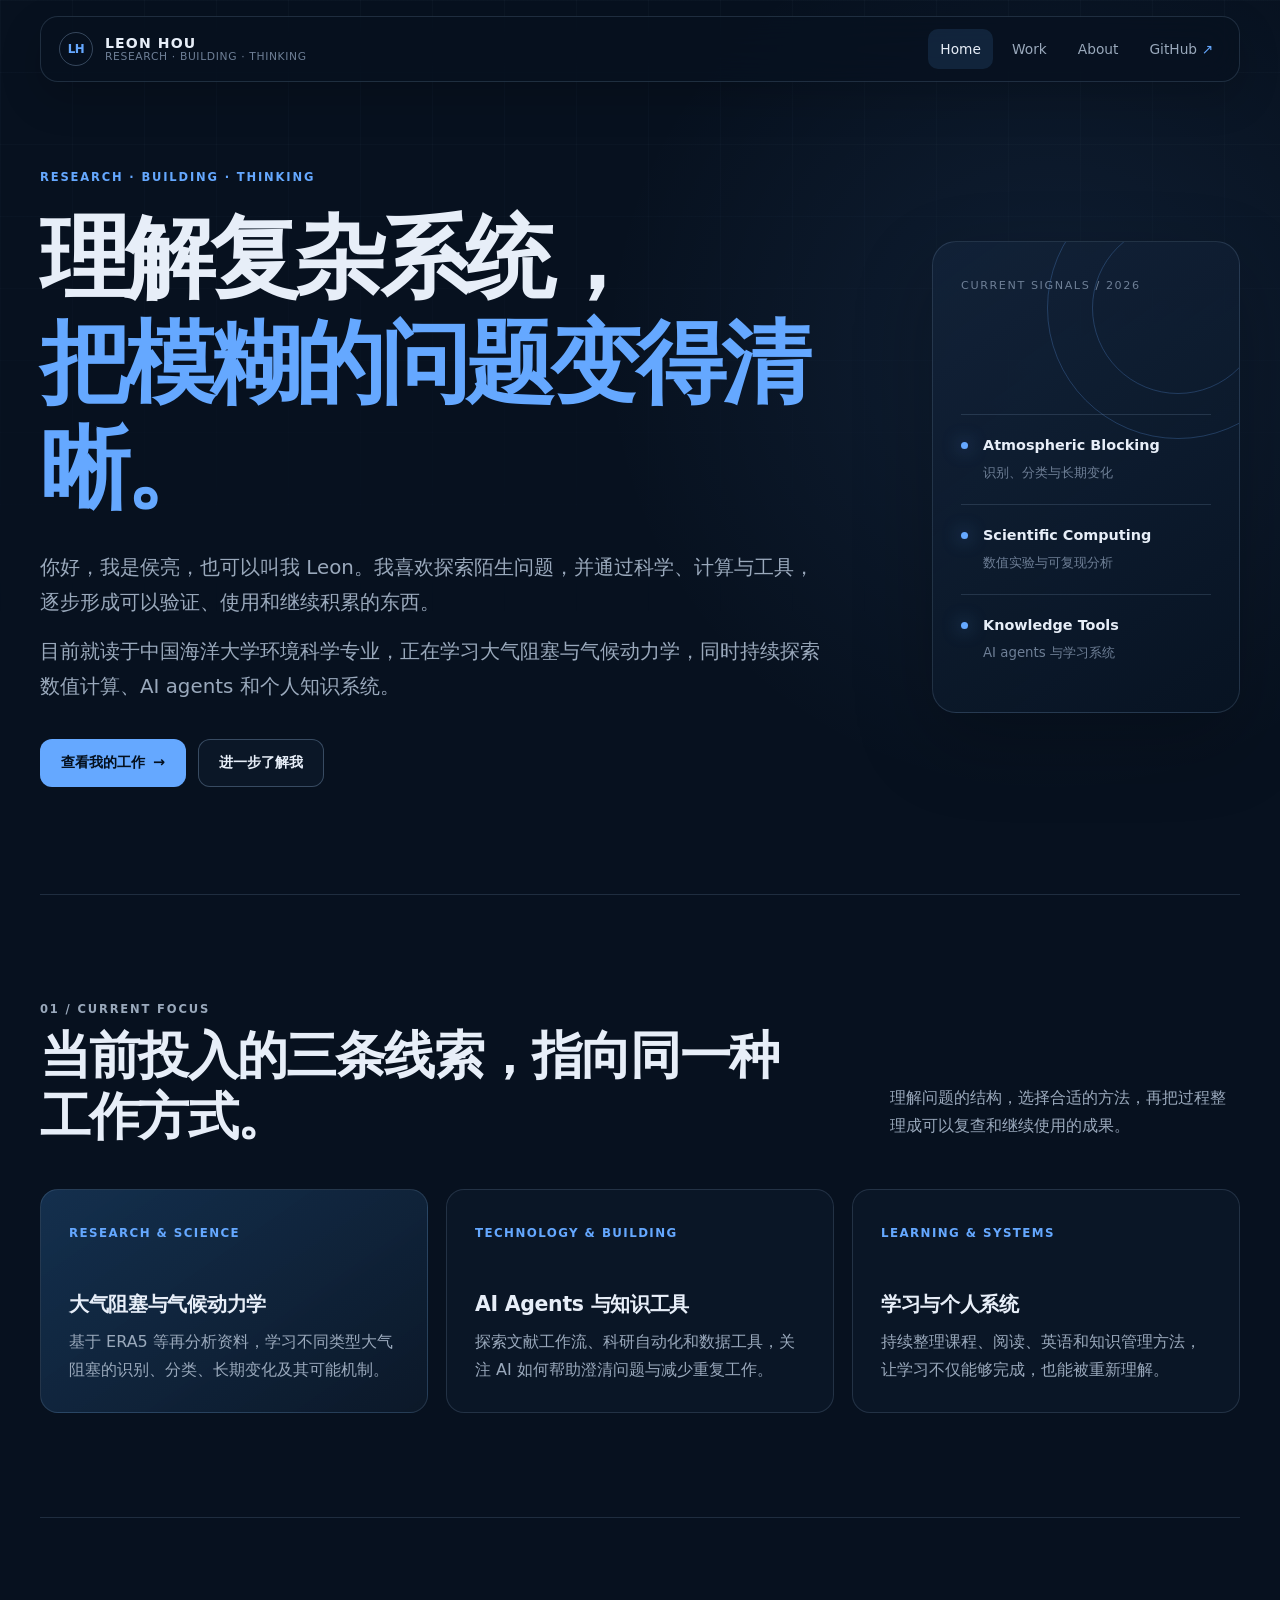
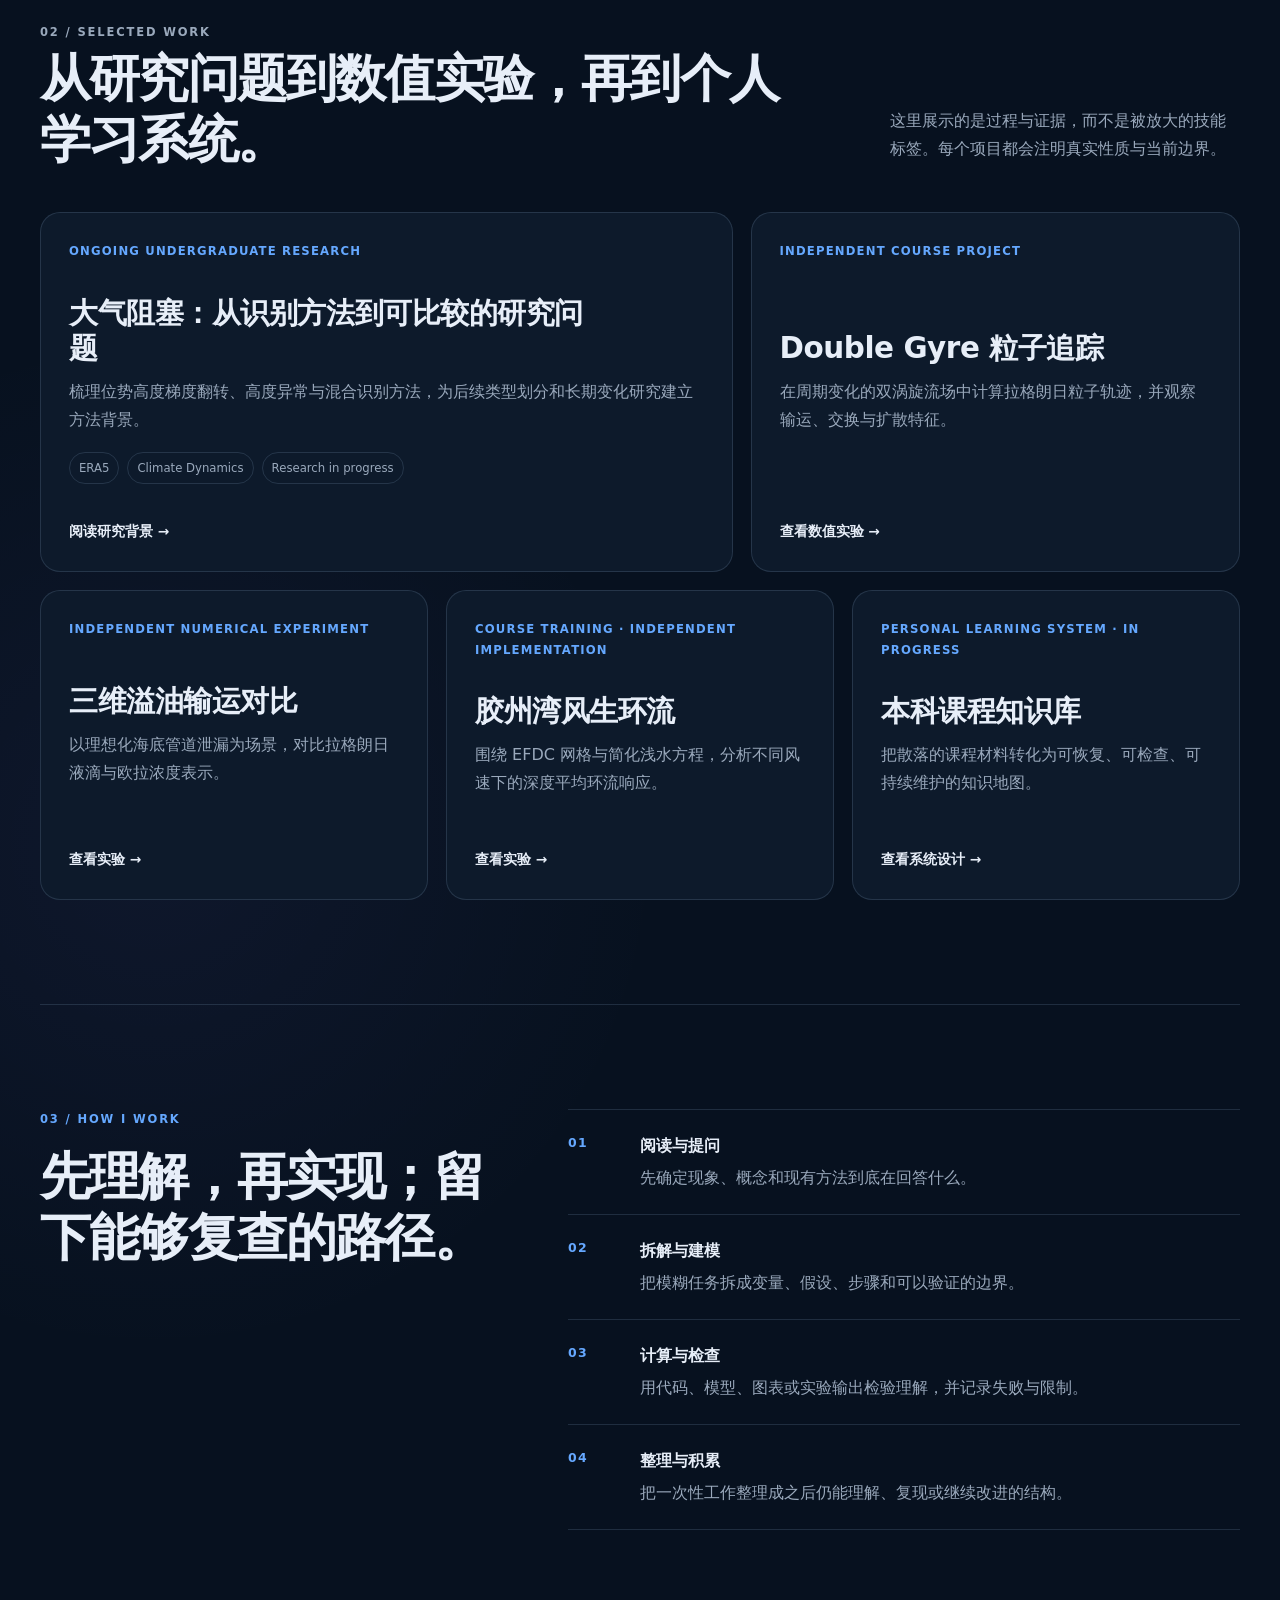
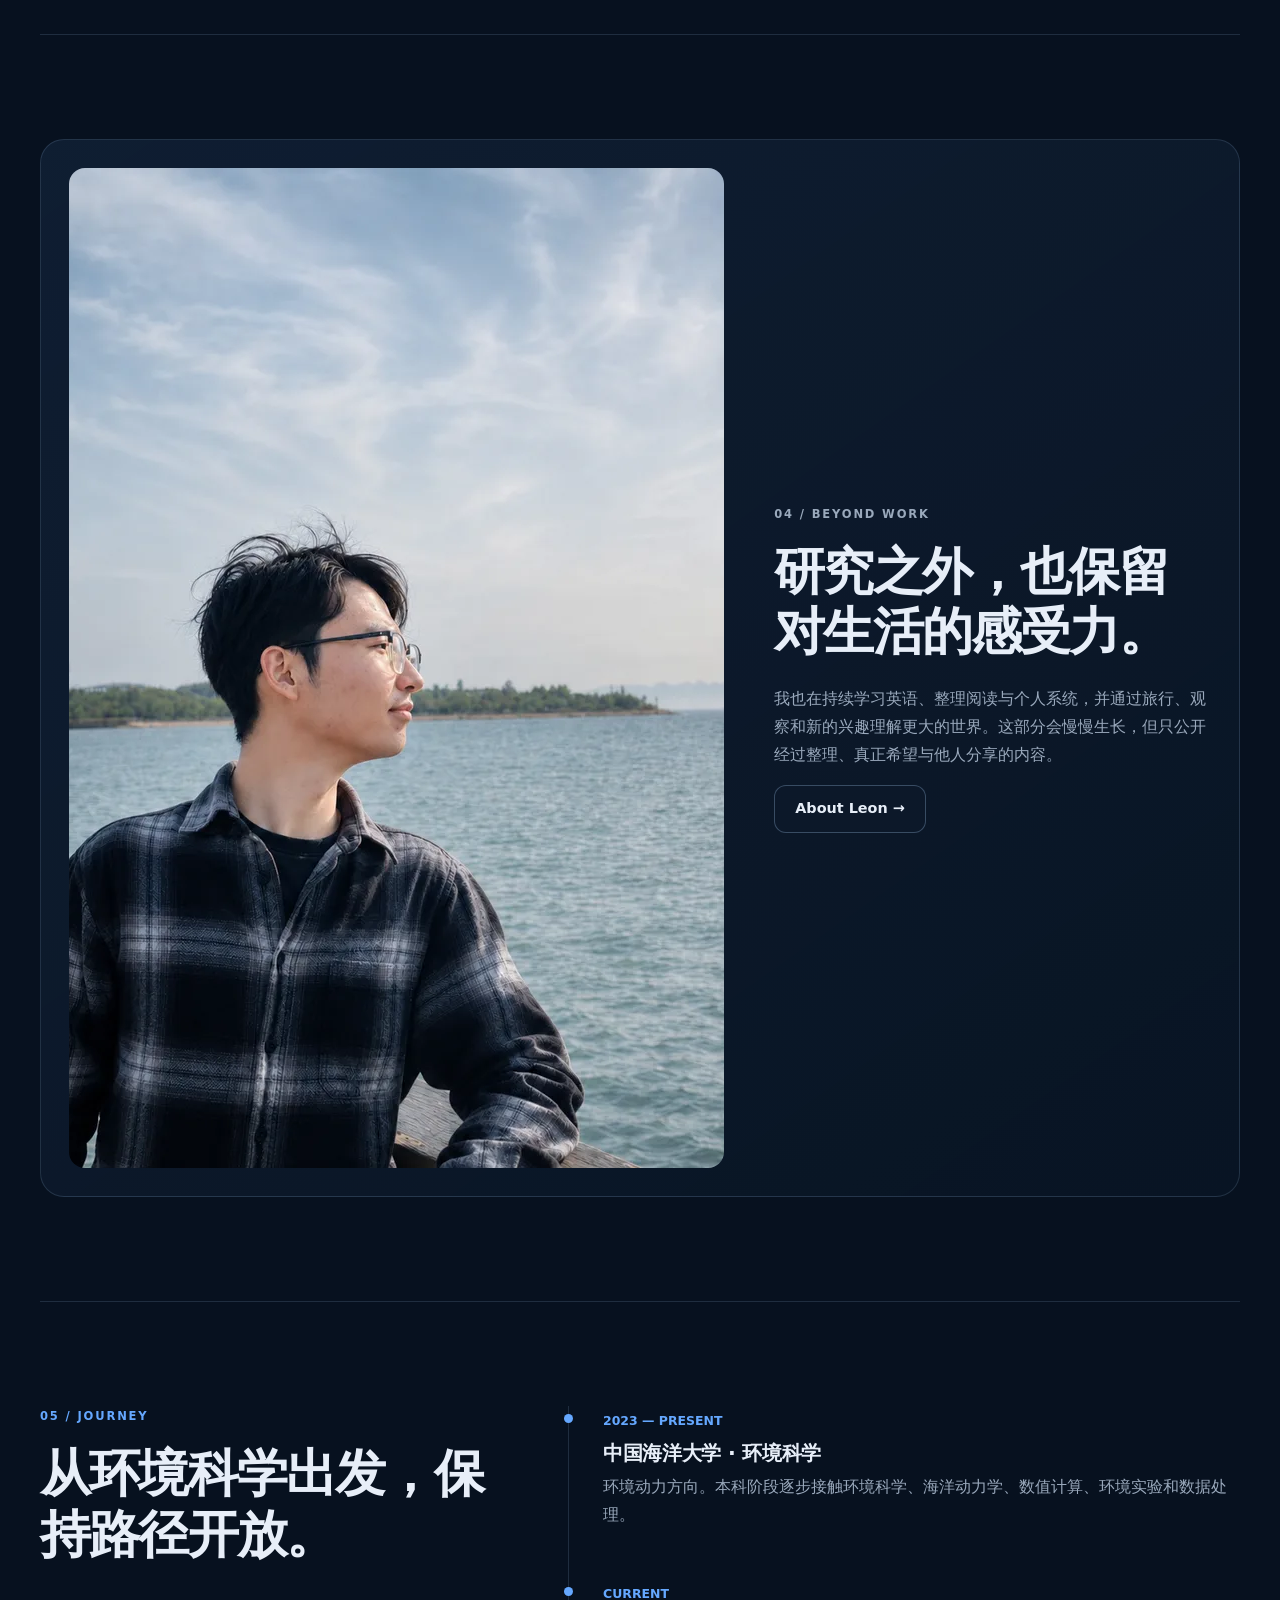
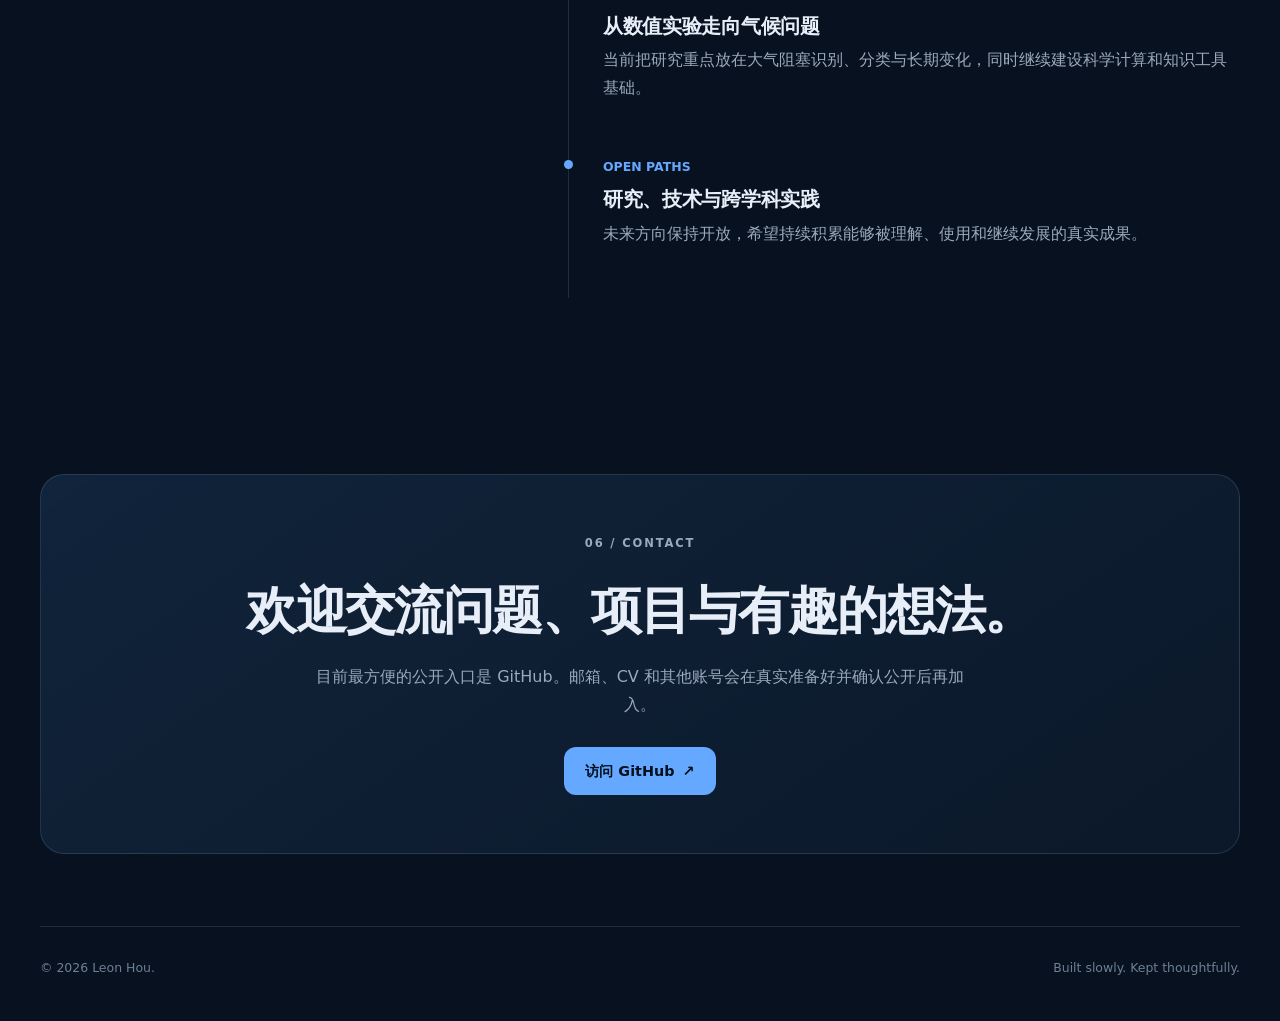
<file: index.html>
<!DOCTYPE html>
<html lang="zh-CN">
<head>
  <meta charset="UTF-8">
  <meta name="viewport" content="width=device-width, initial-scale=1.0">
  <meta name="description" content="侯亮（Leon Hou）的长期个人主页，记录气候与环境研究、数值实验、技术构建、学习系统与个人思考。">
  <meta name="theme-color" content="#07111f">
  <meta property="og:title" content="Leon Hou | 侯亮">
  <meta property="og:description" content="Research, building, learning and thinking — a long-term personal homepage.">
  <meta property="og:type" content="website">
  <meta property="og:url" content="https://leonyun107.github.io/">
  <meta property="og:image" content="https://leonyun107.github.io/assets/images/leon-waterfront.webp">
  <link rel="canonical" href="https://leonyun107.github.io/">
  <link rel="icon" href="assets/favicon.svg" type="image/svg+xml">
  <link rel="stylesheet" href="styles.css">
  <title>Leon Hou | Research, Building &amp; Thinking</title>
</head>
<body>
  <a class="skip-link" href="#main-content">跳到主要内容</a>
  <header class="site-header">
    <a class="brand" href="index.html" aria-label="Leon Hou 首页">
      <span class="brand-mark" aria-hidden="true">LH</span>
      <span class="brand-copy"><strong>LEON HOU</strong><small>RESEARCH · BUILDING · THINKING</small></span>
    </a>
    <button class="menu-button" type="button" aria-expanded="false" aria-controls="main-nav">菜单</button>
    <nav id="main-nav" class="site-nav" aria-label="主导航">
      <a href="index.html" aria-current="page">Home</a>
      <a href="projects/index.html">Work</a>
      <a href="about.html">About</a>
      <a class="nav-external" href="https://github.com/LEoNYun107" target="_blank" rel="noopener noreferrer">GitHub</a>
    </nav>
  </header>

  <main id="main-content">
    <section class="hero section-shell">
      <div>
        <p class="eyebrow">RESEARCH · BUILDING · THINKING</p>
        <h1>理解复杂系统，<br><span>把模糊的问题变得清晰。</span></h1>
        <p class="lead">你好，我是侯亮，也可以叫我 Leon。我喜欢探索陌生问题，并通过科学、计算与工具，逐步形成可以验证、使用和继续积累的东西。</p>
        <p class="lead">目前就读于中国海洋大学环境科学专业，正在学习大气阻塞与气候动力学，同时持续探索数值计算、AI agents 和个人知识系统。</p>
        <div class="hero-actions">
          <a class="button button-primary" href="projects/index.html">查看我的工作 <span aria-hidden="true">→</span></a>
          <a class="button button-secondary" href="about.html">进一步了解我</a>
        </div>
      </div>
      <aside class="observatory-panel" aria-label="当前关注方向">
        <span class="panel-label">CURRENT SIGNALS / 2026</span>
        <div class="signal-list">
          <div class="signal"><span class="signal-dot" aria-hidden="true"></span><div><strong>Atmospheric Blocking</strong><small>识别、分类与长期变化</small></div></div>
          <div class="signal"><span class="signal-dot" aria-hidden="true"></span><div><strong>Scientific Computing</strong><small>数值实验与可复现分析</small></div></div>
          <div class="signal"><span class="signal-dot" aria-hidden="true"></span><div><strong>Knowledge Tools</strong><small>AI agents 与学习系统</small></div></div>
        </div>
      </aside>
    </section>

    <section id="focus" class="section-shell section-rule">
      <div class="section-heading">
        <div><p class="section-label">01 / CURRENT FOCUS</p><h2>当前投入的三条线索，指向同一种工作方式。</h2></div>
        <p>理解问题的结构，选择合适的方法，再把过程整理成可以复查和继续使用的成果。</p>
      </div>
      <div class="focus-grid">
        <article class="focus-card"><span>RESEARCH &amp; SCIENCE</span><h3>大气阻塞与气候动力学</h3><p>基于 ERA5 等再分析资料，学习不同类型大气阻塞的识别、分类、长期变化及其可能机制。</p></article>
        <article class="focus-card"><span>TECHNOLOGY &amp; BUILDING</span><h3>AI Agents 与知识工具</h3><p>探索文献工作流、科研自动化和数据工具，关注 AI 如何帮助澄清问题与减少重复工作。</p></article>
        <article class="focus-card"><span>LEARNING &amp; SYSTEMS</span><h3>学习与个人系统</h3><p>持续整理课程、阅读、英语和知识管理方法，让学习不仅能够完成，也能被重新理解。</p></article>
      </div>
    </section>

    <section id="work" class="section-shell section-rule">
      <div class="section-heading">
        <div><p class="section-label">02 / SELECTED WORK</p><h2>从研究问题到数值实验，再到个人学习系统。</h2></div>
        <p>这里展示的是过程与证据，而不是被放大的技能标签。每个项目都会注明真实性质与当前边界。</p>
      </div>
      <div class="work-grid">
        <a class="work-card work-card-large" href="projects/atmospheric-blocking.html">
          <span class="work-meta">Ongoing Undergraduate Research</span>
          <div><h3>大气阻塞：从识别方法到可比较的研究问题</h3><p>梳理位势高度梯度翻转、高度异常与混合识别方法，为后续类型划分和长期变化研究建立方法背景。</p><ul class="tag-list"><li>ERA5</li><li>Climate Dynamics</li><li>Research in progress</li></ul></div>
          <span class="work-link">阅读研究背景 →</span>
        </a>
        <a class="work-card work-card-medium" href="projects/double-gyre.html">
          <span class="work-meta">Independent Course Project</span>
          <div><h3>Double Gyre 粒子追踪</h3><p>在周期变化的双涡旋流场中计算拉格朗日粒子轨迹，并观察输运、交换与扩散特征。</p></div>
          <span class="work-link">查看数值实验 →</span>
        </a>
        <a class="work-card work-card-third" href="projects/oil-transport.html">
          <span class="work-meta">Independent Numerical Experiment</span>
          <div><h3>三维溢油输运对比</h3><p>以理想化海底管道泄漏为场景，对比拉格朗日液滴与欧拉浓度表示。</p></div>
          <span class="work-link">查看实验 →</span>
        </a>
        <a class="work-card work-card-third" href="projects/jiaozhou-bay-circulation.html">
          <span class="work-meta">Course Training · Independent Implementation</span>
          <div><h3>胶州湾风生环流</h3><p>围绕 EFDC 网格与简化浅水方程，分析不同风速下的深度平均环流响应。</p></div>
          <span class="work-link">查看实验 →</span>
        </a>
        <a class="work-card work-card-third" href="projects/course-knowledge-base.html">
          <span class="work-meta">Personal Learning System · In Progress</span>
          <div><h3>本科课程知识库</h3><p>把散落的课程材料转化为可恢复、可检查、可持续维护的知识地图。</p></div>
          <span class="work-link">查看系统设计 →</span>
        </a>
      </div>
    </section>

    <section class="section-shell section-rule two-column">
      <div><p class="section-label">03 / HOW I WORK</p><h2>先理解，再实现；留下能够复查的路径。</h2></div>
      <ol class="process-list">
        <li><div><strong>阅读与提问</strong><p>先确定现象、概念和现有方法到底在回答什么。</p></div></li>
        <li><div><strong>拆解与建模</strong><p>把模糊任务拆成变量、假设、步骤和可以验证的边界。</p></div></li>
        <li><div><strong>计算与检查</strong><p>用代码、模型、图表或实验输出检验理解，并记录失败与限制。</p></div></li>
        <li><div><strong>整理与积累</strong><p>把一次性工作整理成之后仍能理解、复现或继续改进的结构。</p></div></li>
      </ol>
    </section>

    <section class="section-shell section-rule">
      <div class="life-panel">
        <img src="assets/images/leon-waterfront.webp" width="1000" height="1000" loading="lazy" alt="Leon 在湖边步道眺望水面">
        <div><p class="section-label">04 / BEYOND WORK</p><h2>研究之外，也保留对生活的感受力。</h2><p>我也在持续学习英语、整理阅读与个人系统，并通过旅行、观察和新的兴趣理解更大的世界。这部分会慢慢生长，但只公开经过整理、真正希望与他人分享的内容。</p><a class="button button-secondary" href="about.html">About Leon →</a></div>
      </div>
    </section>

    <section class="section-shell section-rule two-column">
      <div><p class="section-label">05 / JOURNEY</p><h2>从环境科学出发，保持路径开放。</h2></div>
      <div class="journey-line">
        <article class="journey-item"><time>2023 — PRESENT</time><h3>中国海洋大学 · 环境科学</h3><p>环境动力方向。本科阶段逐步接触环境科学、海洋动力学、数值计算、环境实验和数据处理。</p></article>
        <article class="journey-item"><time>CURRENT</time><h3>从数值实验走向气候问题</h3><p>当前把研究重点放在大气阻塞识别、分类与长期变化，同时继续建设科学计算和知识工具基础。</p></article>
        <article class="journey-item"><time>OPEN PATHS</time><h3>研究、技术与跨学科实践</h3><p>未来方向保持开放，希望持续积累能够被理解、使用和继续发展的真实成果。</p></article>
      </div>
    </section>

    <section id="contact" class="section-shell section-compact">
      <div class="contact-panel"><p class="section-label">06 / CONTACT</p><h2>欢迎交流问题、项目与有趣的想法。</h2><p>目前最方便的公开入口是 GitHub。邮箱、CV 和其他账号会在真实准备好并确认公开后再加入。</p><a class="button button-primary" href="https://github.com/LEoNYun107" target="_blank" rel="noopener noreferrer">访问 GitHub <span aria-hidden="true">↗</span></a></div>
    </section>
  </main>

  <footer class="site-footer"><p>© <span id="year"></span> Leon Hou.</p><p>Built slowly. Kept thoughtfully.</p></footer>
  <script src="script.js"></script>
</body>
</html>
</file>
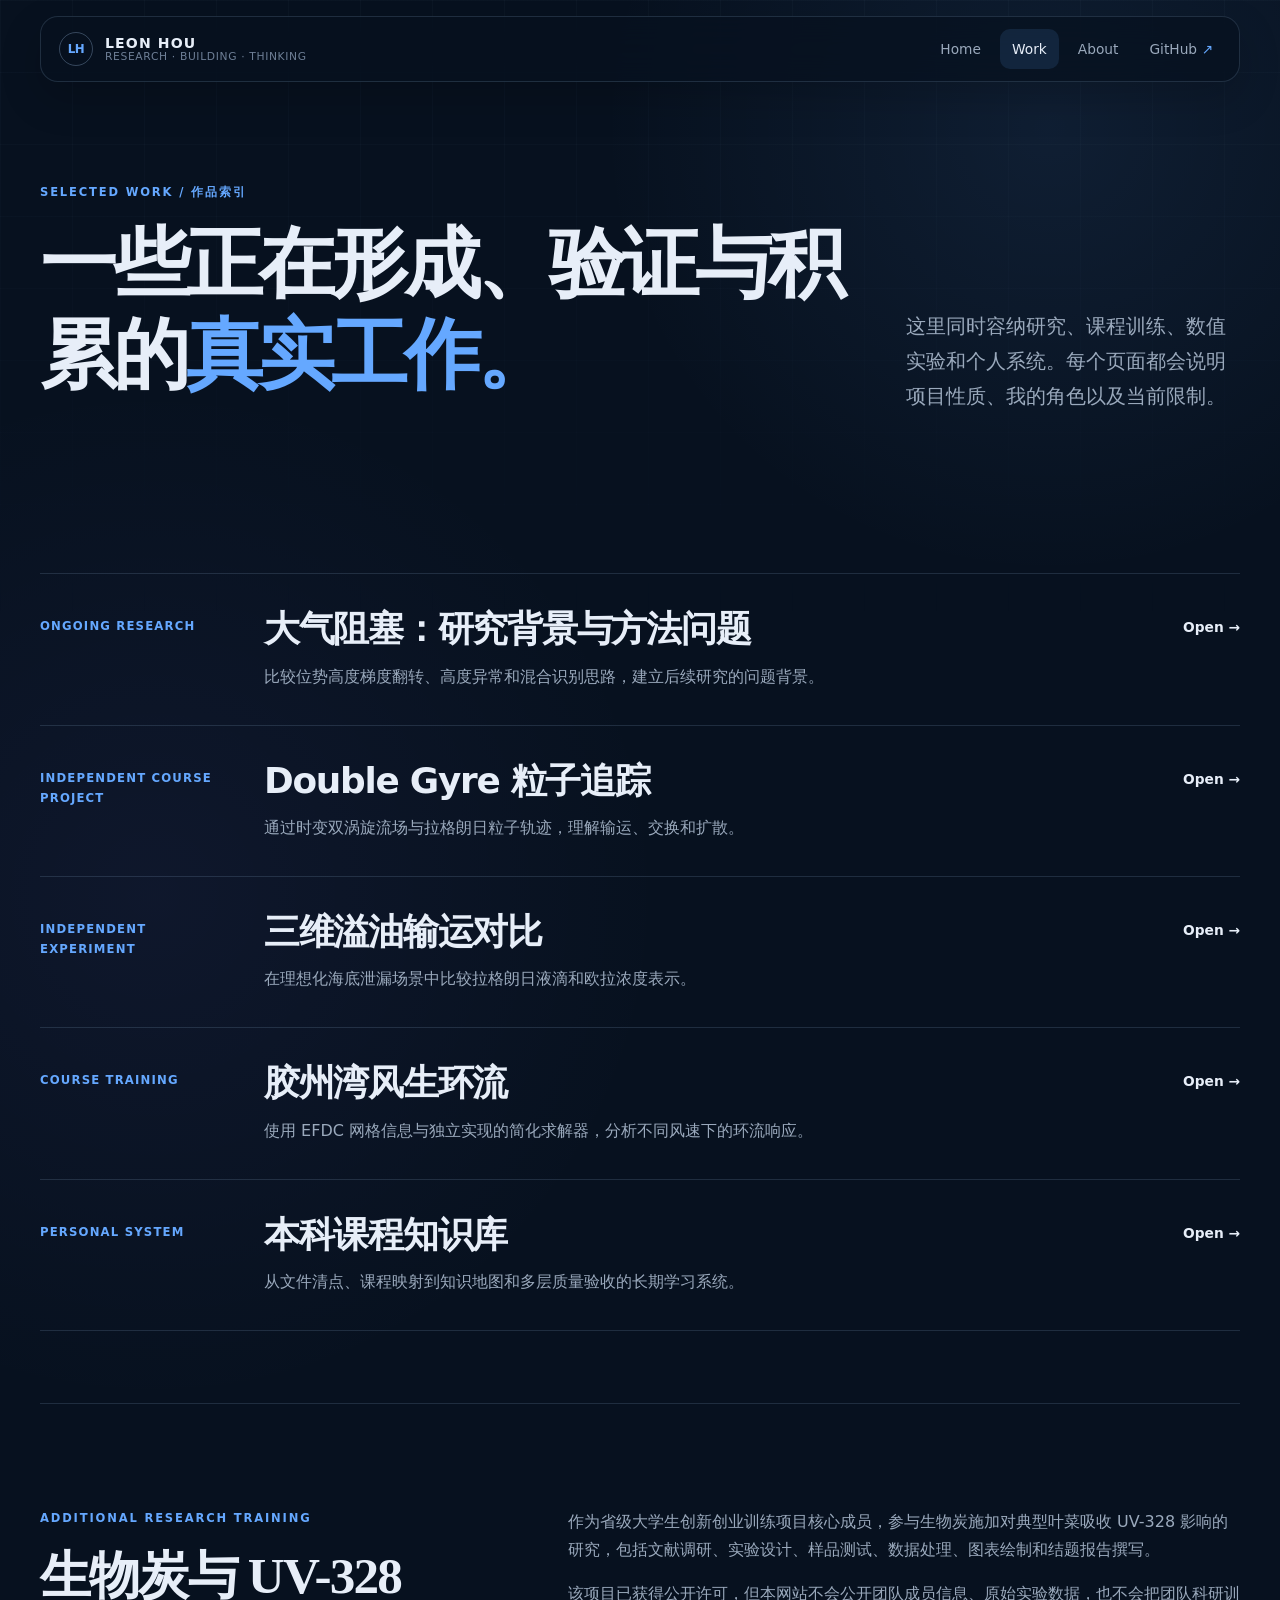
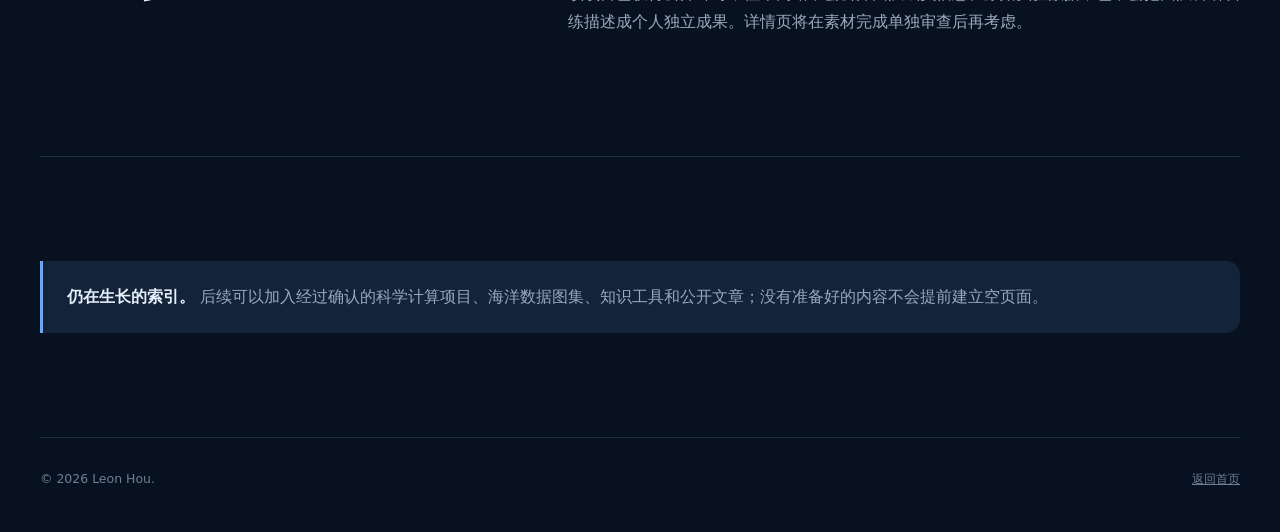
<file: projects/index.html>
<!DOCTYPE html>
<html lang="zh-CN">
<head>
  <meta charset="UTF-8"><meta name="viewport" content="width=device-width, initial-scale=1.0">
  <meta name="description" content="Leon Hou 的研究、数值实验与个人系统项目索引。">
  <meta name="theme-color" content="#07111f"><link rel="canonical" href="https://leonyun107.github.io/projects/">
  <link rel="icon" href="../assets/favicon.svg" type="image/svg+xml"><link rel="stylesheet" href="../styles.css"><title>Selected Work | Leon Hou</title>
</head>
<body>
  <a class="skip-link" href="#main-content">跳到主要内容</a>
  <header class="site-header"><a class="brand" href="../index.html" aria-label="Leon Hou 首页"><span class="brand-mark" aria-hidden="true">LH</span><span class="brand-copy"><strong>LEON HOU</strong><small>RESEARCH · BUILDING · THINKING</small></span></a><button class="menu-button" type="button" aria-expanded="false" aria-controls="main-nav">菜单</button><nav id="main-nav" class="site-nav" aria-label="主导航"><a href="../index.html">Home</a><a href="index.html" aria-current="page">Work</a><a href="../about.html">About</a><a class="nav-external" href="https://github.com/LEoNYun107" target="_blank" rel="noopener noreferrer">GitHub</a></nav></header>
  <main id="main-content">
    <section class="section-shell page-hero projects-intro"><div><p class="eyebrow">SELECTED WORK / 作品索引</p><h1>一些正在形成、验证与积累的<span>真实工作。</span></h1></div><p class="lead">这里同时容纳研究、课程训练、数值实验和个人系统。每个页面都会说明项目性质、我的角色以及当前限制。</p></section>
    <section class="section-shell section-compact">
      <div class="project-index-list">
        <a class="project-index-item" href="atmospheric-blocking.html"><span class="work-meta">Ongoing Research</span><div><h2>大气阻塞：研究背景与方法问题</h2><p>比较位势高度梯度翻转、高度异常和混合识别思路，建立后续研究的问题背景。</p></div><span class="work-link">Open →</span></a>
        <a class="project-index-item" href="double-gyre.html"><span class="work-meta">Independent Course Project</span><div><h2>Double Gyre 粒子追踪</h2><p>通过时变双涡旋流场与拉格朗日粒子轨迹，理解输运、交换和扩散。</p></div><span class="work-link">Open →</span></a>
        <a class="project-index-item" href="oil-transport.html"><span class="work-meta">Independent Experiment</span><div><h2>三维溢油输运对比</h2><p>在理想化海底泄漏场景中比较拉格朗日液滴和欧拉浓度表示。</p></div><span class="work-link">Open →</span></a>
        <a class="project-index-item" href="jiaozhou-bay-circulation.html"><span class="work-meta">Course Training</span><div><h2>胶州湾风生环流</h2><p>使用 EFDC 网格信息与独立实现的简化求解器，分析不同风速下的环流响应。</p></div><span class="work-link">Open →</span></a>
        <a class="project-index-item" href="course-knowledge-base.html"><span class="work-meta">Personal System</span><div><h2>本科课程知识库</h2><p>从文件清点、课程映射到知识地图和多层质量验收的长期学习系统。</p></div><span class="work-link">Open →</span></a>
      </div>
    </section>
    <section class="section-shell section-rule two-column"><div><p class="section-label">ADDITIONAL RESEARCH TRAINING</p><h2>生物炭与 UV-328</h2></div><div class="reading"><p>作为省级大学生创新创业训练项目核心成员，参与生物炭施加对典型叶菜吸收 UV-328 影响的研究，包括文献调研、实验设计、样品测试、数据处理、图表绘制和结题报告撰写。</p><p>该项目已获得公开许可，但本网站不会公开团队成员信息、原始实验数据，也不会把团队科研训练描述成个人独立成果。详情页将在素材完成单独审查后再考虑。</p></div></section>
    <section class="section-shell section-rule"><div class="status-note"><strong>仍在生长的索引。</strong> 后续可以加入经过确认的科学计算项目、海洋数据图集、知识工具和公开文章；没有准备好的内容不会提前建立空页面。</div></section>
  </main>
  <footer class="site-footer"><p>© <span id="year"></span> Leon Hou.</p><p><a href="../index.html">返回首页</a></p></footer><script src="../script.js"></script>
</body>
</html>
</file>
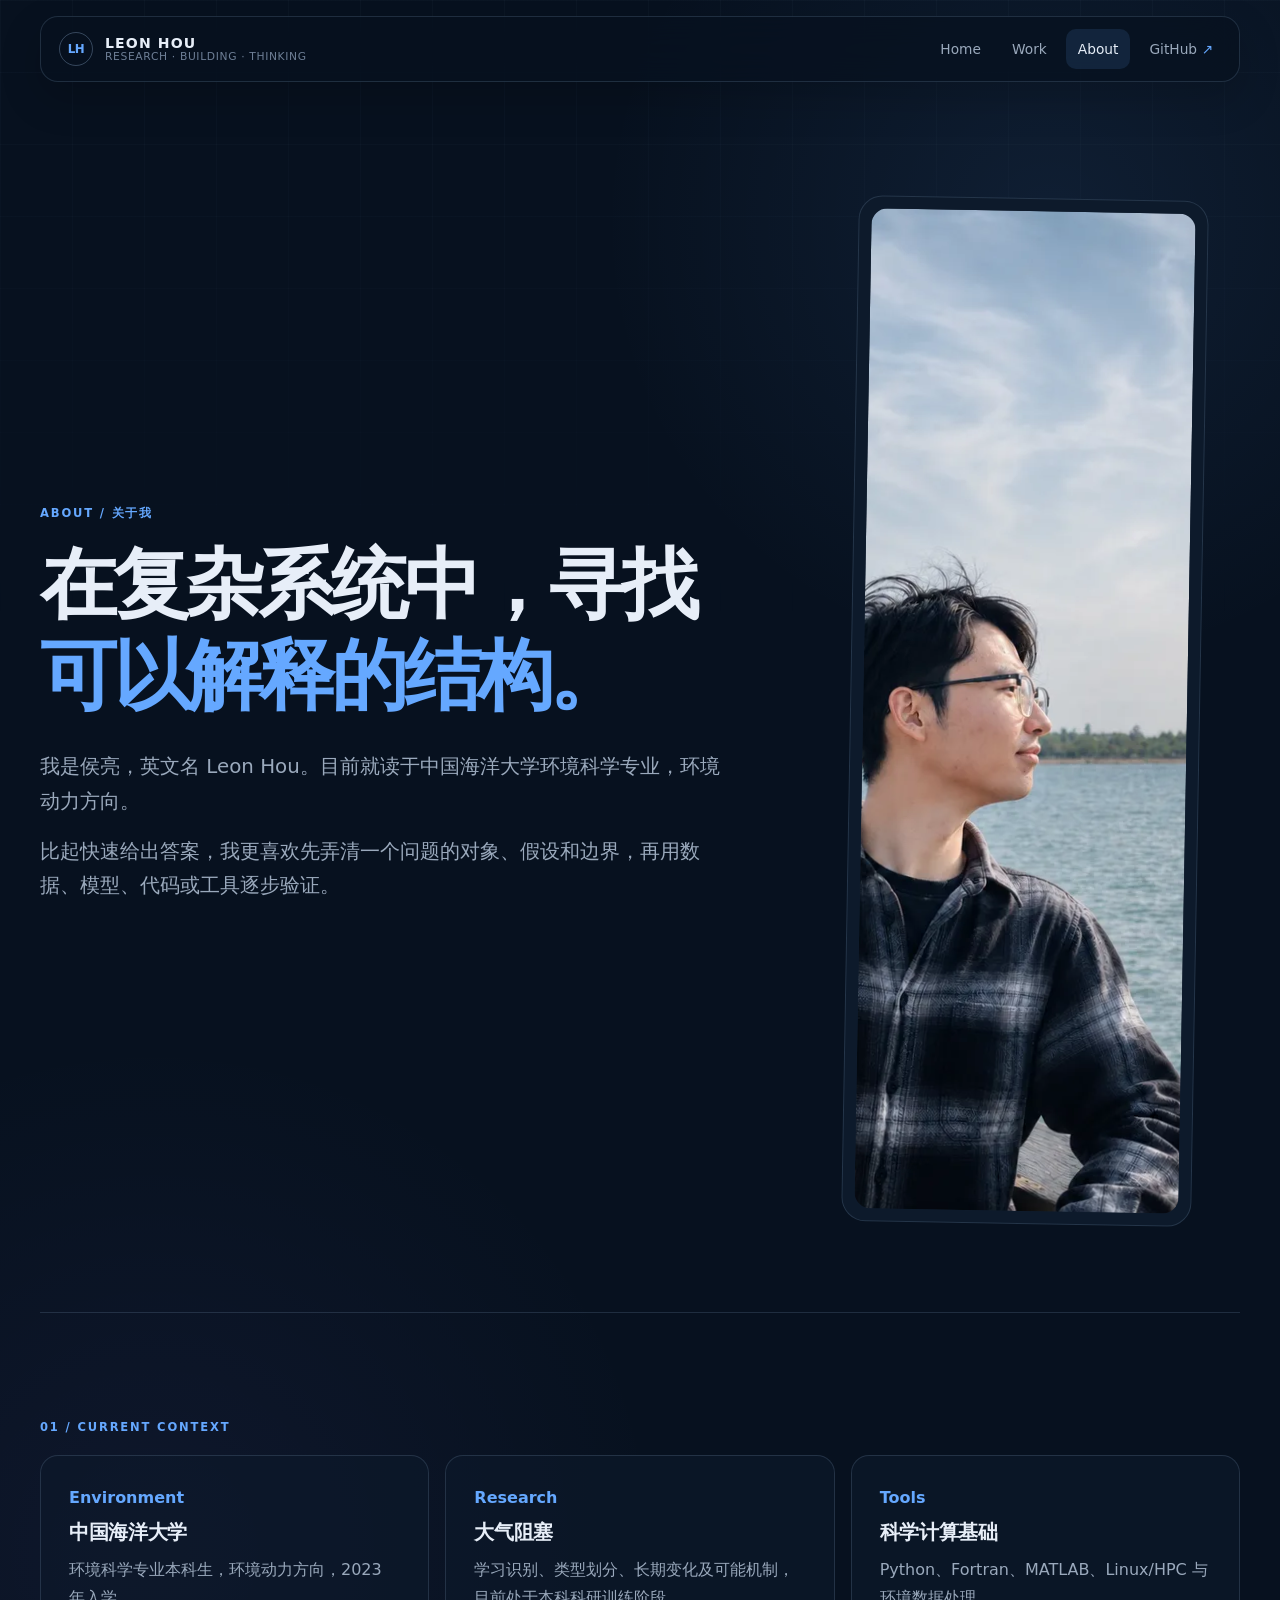
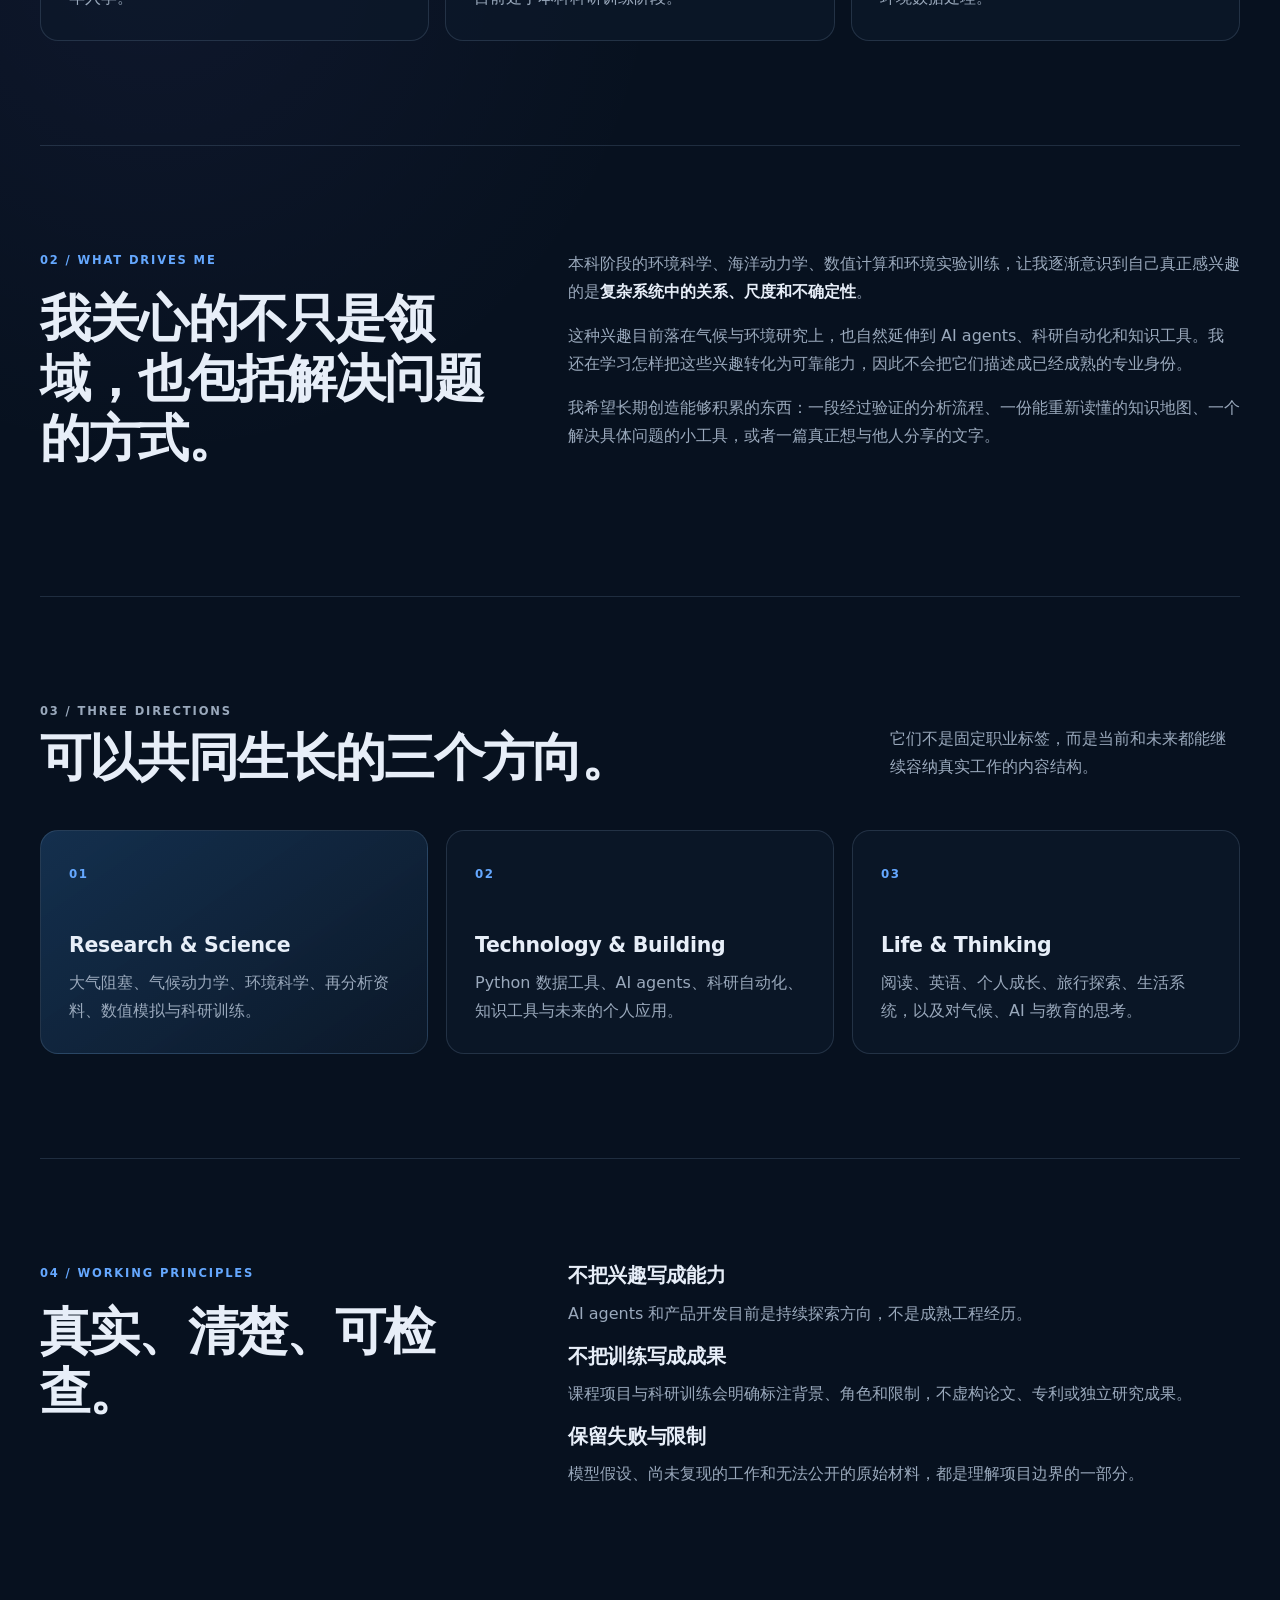
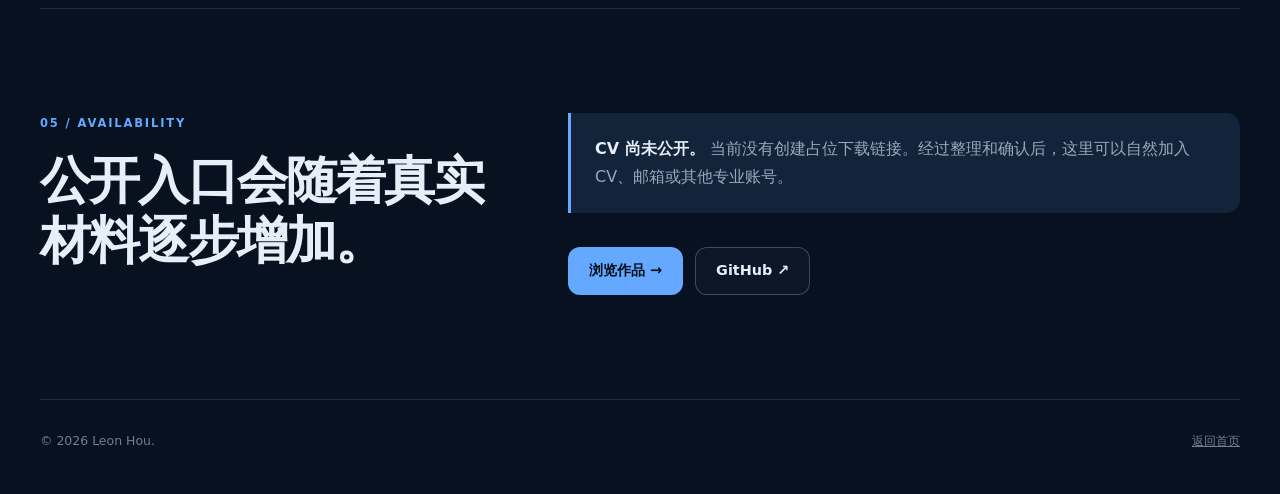
<file: about.html>
<!DOCTYPE html>
<html lang="zh-CN">
<head>
  <meta charset="UTF-8">
  <meta name="viewport" content="width=device-width, initial-scale=1.0">
  <meta name="description" content="关于侯亮（Leon Hou）：环境科学、复杂系统、科学计算、AI agents 与持续学习。">
  <meta name="theme-color" content="#07111f">
  <link rel="canonical" href="https://leonyun107.github.io/about.html">
  <link rel="icon" href="assets/favicon.svg" type="image/svg+xml">
  <link rel="stylesheet" href="styles.css">
  <title>About | Leon Hou</title>
</head>
<body>
  <a class="skip-link" href="#main-content">跳到主要内容</a>
  <header class="site-header">
    <a class="brand" href="index.html" aria-label="Leon Hou 首页"><span class="brand-mark" aria-hidden="true">LH</span><span class="brand-copy"><strong>LEON HOU</strong><small>RESEARCH · BUILDING · THINKING</small></span></a>
    <button class="menu-button" type="button" aria-expanded="false" aria-controls="main-nav">菜单</button>
    <nav id="main-nav" class="site-nav" aria-label="主导航"><a href="index.html">Home</a><a href="projects/index.html">Work</a><a href="about.html" aria-current="page">About</a><a class="nav-external" href="https://github.com/LEoNYun107" target="_blank" rel="noopener noreferrer">GitHub</a></nav>
  </header>

  <main id="main-content">
    <section class="section-shell page-hero about-hero">
      <div><p class="eyebrow">ABOUT / 关于我</p><h1>在复杂系统中，寻找<span>可以解释的结构。</span></h1><p class="lead">我是侯亮，英文名 Leon Hou。目前就读于中国海洋大学环境科学专业，环境动力方向。</p><p class="lead">比起快速给出答案，我更喜欢先弄清一个问题的对象、假设和边界，再用数据、模型、代码或工具逐步验证。</p></div>
      <figure class="portrait-frame"><img src="assets/images/leon-waterfront.webp" width="1000" height="1000" alt="Leon 戴眼镜站在水边，望向远处"></figure>
    </section>

    <section class="section-shell section-rule">
      <p class="section-label">01 / CURRENT CONTEXT</p>
      <div class="facts-grid">
        <article class="fact-card"><strong>Environment</strong><h3>中国海洋大学</h3><p>环境科学专业本科生，环境动力方向，2023 年入学。</p></article>
        <article class="fact-card"><strong>Research</strong><h3>大气阻塞</h3><p>学习识别、类型划分、长期变化及可能机制，目前处于本科科研训练阶段。</p></article>
        <article class="fact-card"><strong>Tools</strong><h3>科学计算基础</h3><p>Python、Fortran、MATLAB、Linux/HPC 与环境数据处理。</p></article>
      </div>
    </section>

    <section class="section-shell section-rule two-column">
      <div><p class="section-label">02 / WHAT DRIVES ME</p><h2>我关心的不只是领域，也包括解决问题的方式。</h2></div>
      <div class="reading"><p>本科阶段的环境科学、海洋动力学、数值计算和环境实验训练，让我逐渐意识到自己真正感兴趣的是<strong>复杂系统中的关系、尺度和不确定性</strong>。</p><p>这种兴趣目前落在气候与环境研究上，也自然延伸到 AI agents、科研自动化和知识工具。我还在学习怎样把这些兴趣转化为可靠能力，因此不会把它们描述成已经成熟的专业身份。</p><p>我希望长期创造能够积累的东西：一段经过验证的分析流程、一份能重新读懂的知识地图、一个解决具体问题的小工具，或者一篇真正想与他人分享的文字。</p></div>
    </section>

    <section class="section-shell section-rule">
      <div class="section-heading"><div><p class="section-label">03 / THREE DIRECTIONS</p><h2>可以共同生长的三个方向。</h2></div><p>它们不是固定职业标签，而是当前和未来都能继续容纳真实工作的内容结构。</p></div>
      <div class="focus-grid"><article class="focus-card"><span>01</span><h3>Research &amp; Science</h3><p>大气阻塞、气候动力学、环境科学、再分析资料、数值模拟与科研训练。</p></article><article class="focus-card"><span>02</span><h3>Technology &amp; Building</h3><p>Python 数据工具、AI agents、科研自动化、知识工具与未来的个人应用。</p></article><article class="focus-card"><span>03</span><h3>Life &amp; Thinking</h3><p>阅读、英语、个人成长、旅行探索、生活系统，以及对气候、AI 与教育的思考。</p></article></div>
    </section>

    <section class="section-shell section-rule two-column">
      <div><p class="section-label">04 / WORKING PRINCIPLES</p><h2>真实、清楚、可检查。</h2></div>
      <div class="reading"><h3>不把兴趣写成能力</h3><p>AI agents 和产品开发目前是持续探索方向，不是成熟工程经历。</p><h3>不把训练写成成果</h3><p>课程项目与科研训练会明确标注背景、角色和限制，不虚构论文、专利或独立研究成果。</p><h3>保留失败与限制</h3><p>模型假设、尚未复现的工作和无法公开的原始材料，都是理解项目边界的一部分。</p></div>
    </section>

    <section class="section-shell section-rule two-column">
      <div><p class="section-label">05 / AVAILABILITY</p><h2>公开入口会随着真实材料逐步增加。</h2></div>
      <div><div class="status-note"><strong>CV 尚未公开。</strong> 当前没有创建占位下载链接。经过整理和确认后，这里可以自然加入 CV、邮箱或其他专业账号。</div><div class="hero-actions"><a class="button button-primary" href="projects/index.html">浏览作品 →</a><a class="button button-secondary" href="https://github.com/LEoNYun107" target="_blank" rel="noopener noreferrer">GitHub ↗</a></div></div>
    </section>
  </main>
  <footer class="site-footer"><p>© <span id="year"></span> Leon Hou.</p><p><a href="index.html">返回首页</a></p></footer>
  <script src="script.js"></script>
</body>
</html>
</file>
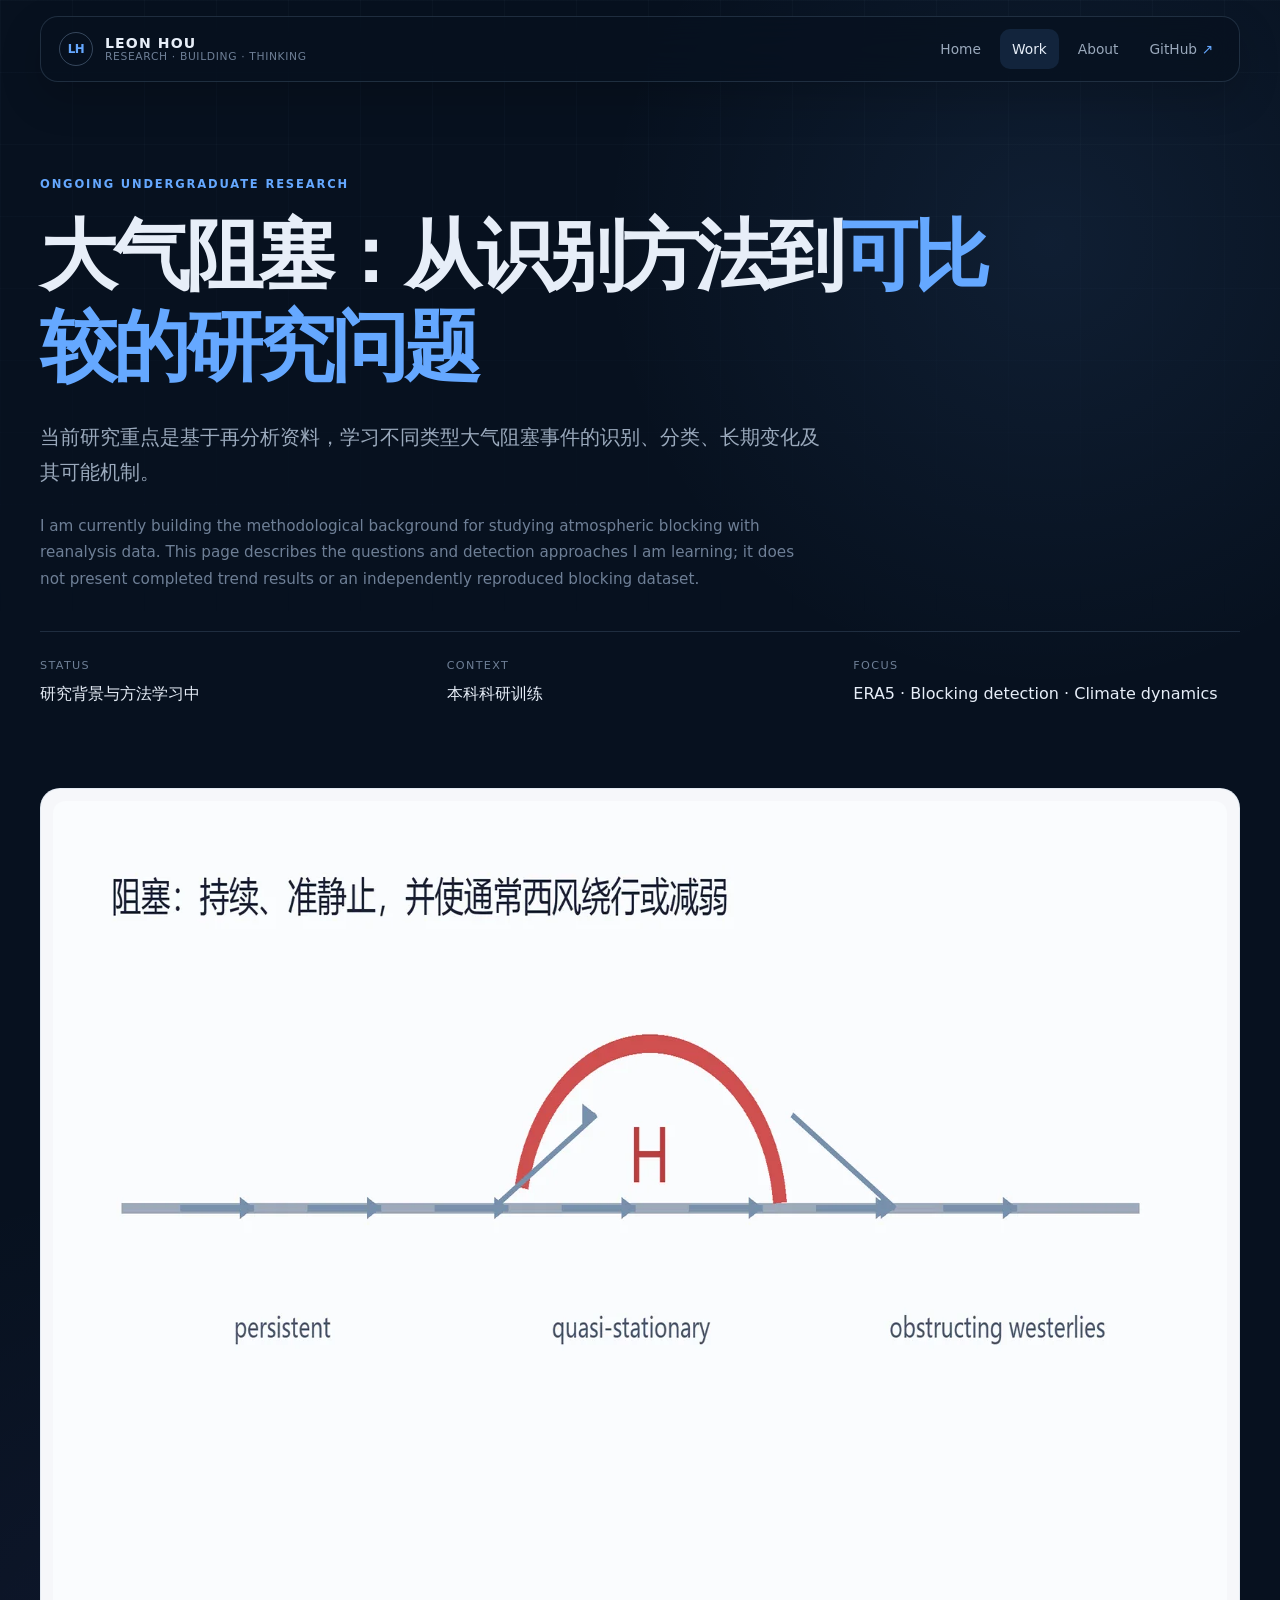
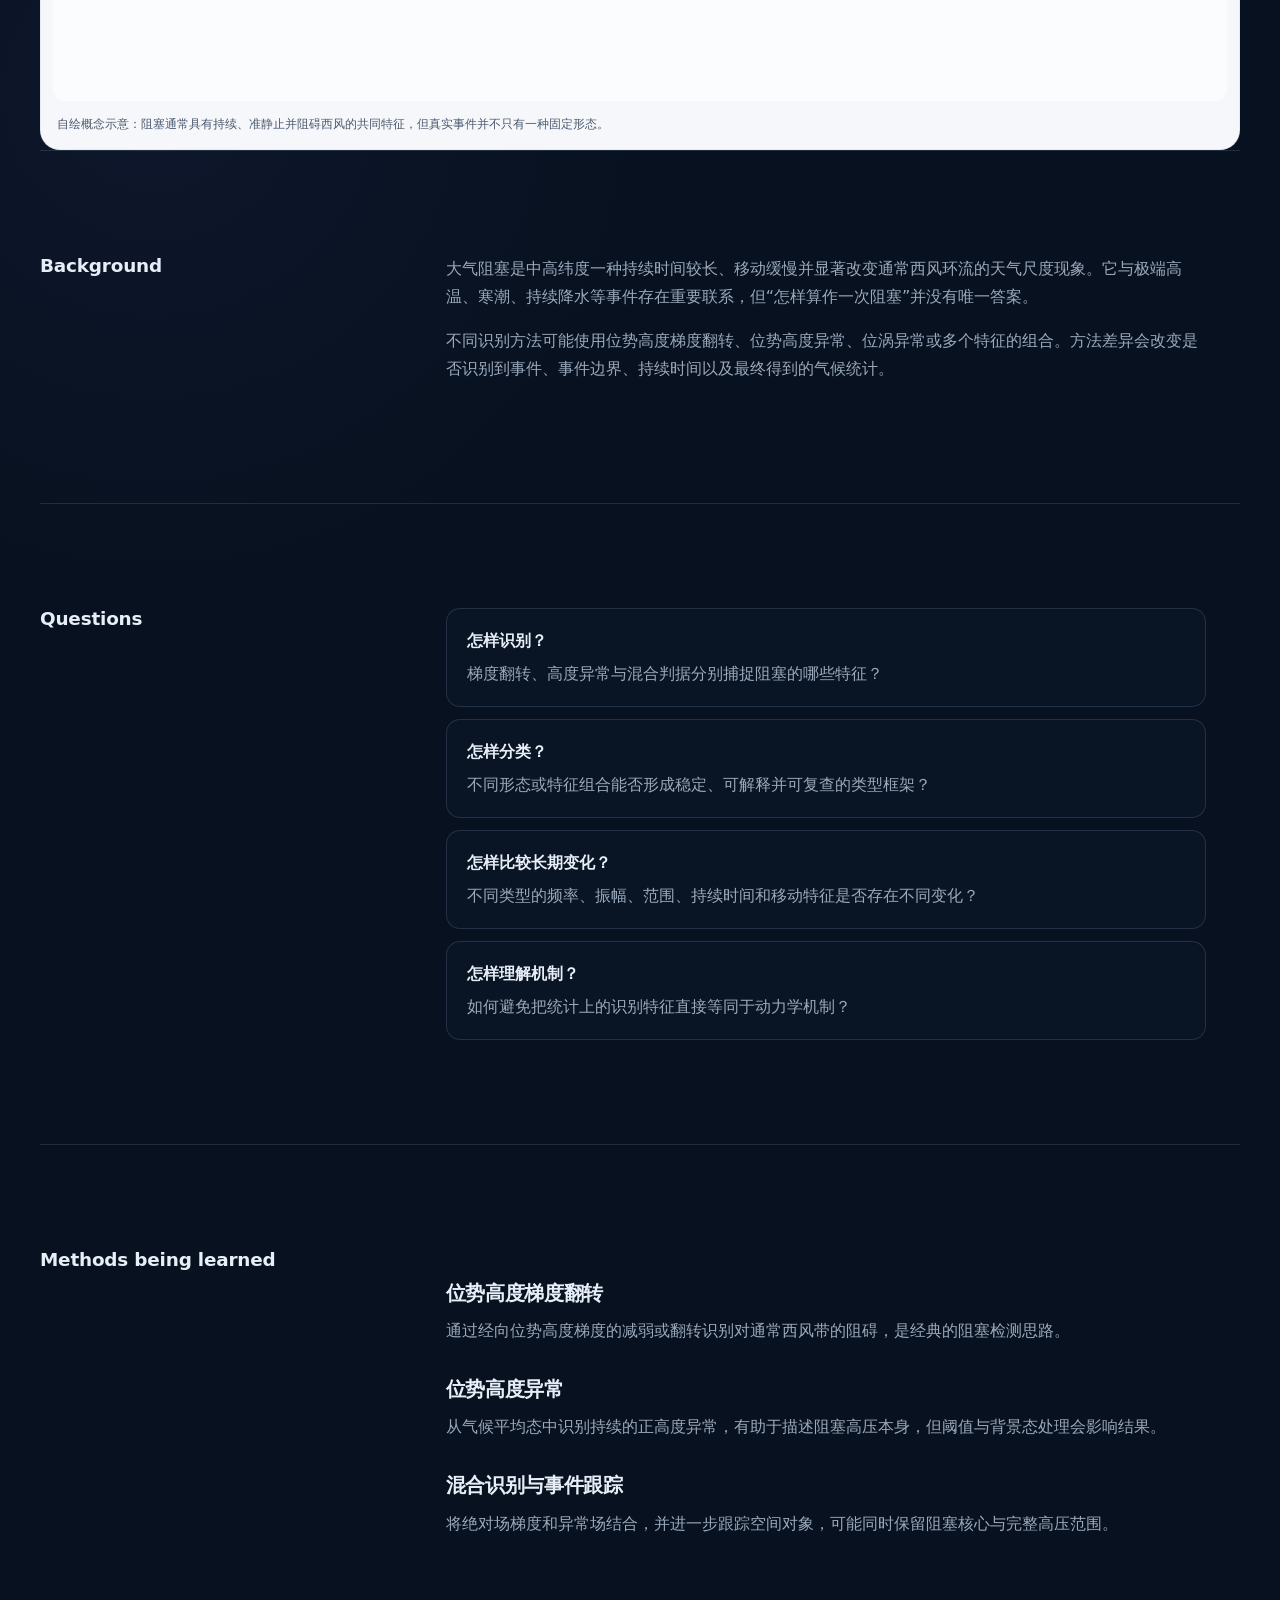
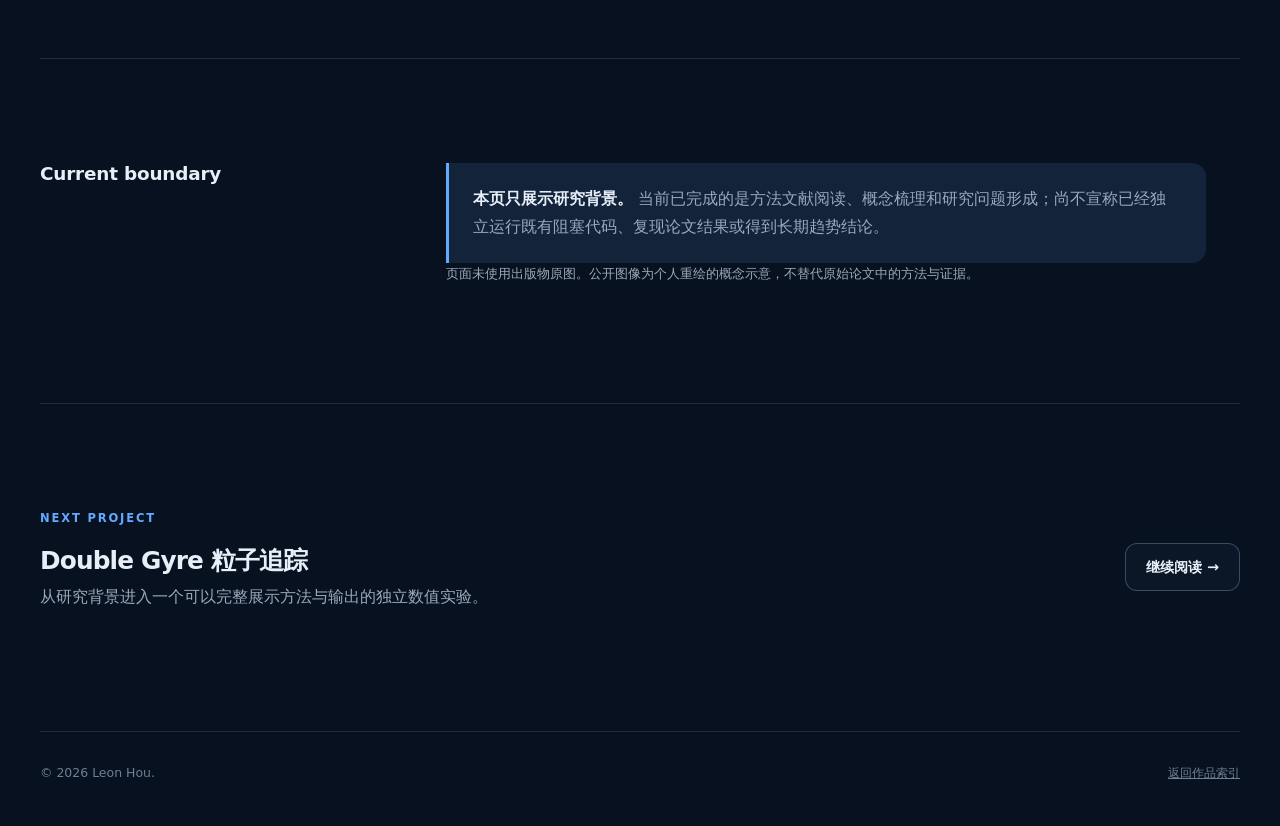
<file: projects/atmospheric-blocking.html>
<!DOCTYPE html>
<html lang="zh-CN">
<head>
  <meta charset="UTF-8"><meta name="viewport" content="width=device-width, initial-scale=1.0">
  <meta name="description" content="Leon Hou 当前关于大气阻塞识别、分类与长期变化的本科研究背景。">
  <meta name="theme-color" content="#07111f"><link rel="canonical" href="https://leonyun107.github.io/projects/atmospheric-blocking.html">
  <link rel="icon" href="../assets/favicon.svg" type="image/svg+xml"><link rel="stylesheet" href="../styles.css"><title>Atmospheric Blocking | Leon Hou</title>
</head>
<body>
  <a class="skip-link" href="#main-content">跳到主要内容</a>
  <header class="site-header"><a class="brand" href="../index.html" aria-label="Leon Hou 首页"><span class="brand-mark" aria-hidden="true">LH</span><span class="brand-copy"><strong>LEON HOU</strong><small>RESEARCH · BUILDING · THINKING</small></span></a><button class="menu-button" type="button" aria-expanded="false" aria-controls="main-nav">菜单</button><nav id="main-nav" class="site-nav" aria-label="主导航"><a href="../index.html">Home</a><a href="index.html" aria-current="page">Work</a><a href="../about.html">About</a><a class="nav-external" href="https://github.com/LEoNYun107" target="_blank" rel="noopener noreferrer">GitHub</a></nav></header>
  <main id="main-content">
    <section class="section-shell project-hero"><p class="project-kicker">Ongoing Undergraduate Research</p><h1>大气阻塞：从识别方法到<span>可比较的研究问题</span></h1><p class="lead">当前研究重点是基于再分析资料，学习不同类型大气阻塞事件的识别、分类、长期变化及其可能机制。</p><p class="project-summary-en" lang="en">I am currently building the methodological background for studying atmospheric blocking with reanalysis data. This page describes the questions and detection approaches I am learning; it does not present completed trend results or an independently reproduced blocking dataset.</p><dl class="project-meta-grid"><div><dt>Status</dt><dd>研究背景与方法学习中</dd></div><div><dt>Context</dt><dd>本科科研训练</dd></div><div><dt>Focus</dt><dd>ERA5 · Blocking detection · Climate dynamics</dd></div></dl></section>
    <figure class="project-figure section-shell section-compact"><img src="../assets/images/atmospheric-blocking-concept.webp" width="1600" height="900" alt="高压阻塞使通常的西风绕行或减弱的概念示意图"><figcaption>自绘概念示意：阻塞通常具有持续、准静止并阻碍西风的共同特征，但真实事件并不只有一种固定形态。</figcaption></figure>
    <section class="section-shell project-content"><h2>Background</h2><div class="reading"><p>大气阻塞是中高纬度一种持续时间较长、移动缓慢并显著改变通常西风环流的天气尺度现象。它与极端高温、寒潮、持续降水等事件存在重要联系，但“怎样算作一次阻塞”并没有唯一答案。</p><p>不同识别方法可能使用位势高度梯度翻转、位势高度异常、位涡异常或多个特征的组合。方法差异会改变是否识别到事件、事件边界、持续时间以及最终得到的气候统计。</p></div></section>
    <section class="section-shell project-content"><h2>Questions</h2><div class="reading"><div class="evidence-list"><article class="evidence-item"><strong>怎样识别？</strong><p>梯度翻转、高度异常与混合判据分别捕捉阻塞的哪些特征？</p></article><article class="evidence-item"><strong>怎样分类？</strong><p>不同形态或特征组合能否形成稳定、可解释并可复查的类型框架？</p></article><article class="evidence-item"><strong>怎样比较长期变化？</strong><p>不同类型的频率、振幅、范围、持续时间和移动特征是否存在不同变化？</p></article><article class="evidence-item"><strong>怎样理解机制？</strong><p>如何避免把统计上的识别特征直接等同于动力学机制？</p></article></div></div></section>
    <section class="section-shell project-content"><h2>Methods being learned</h2><div class="reading"><h3>位势高度梯度翻转</h3><p>通过经向位势高度梯度的减弱或翻转识别对通常西风带的阻碍，是经典的阻塞检测思路。</p><h3>位势高度异常</h3><p>从气候平均态中识别持续的正高度异常，有助于描述阻塞高压本身，但阈值与背景态处理会影响结果。</p><h3>混合识别与事件跟踪</h3><p>将绝对场梯度和异常场结合，并进一步跟踪空间对象，可能同时保留阻塞核心与完整高压范围。</p></div></section>
    <section class="section-shell project-content"><h2>Current boundary</h2><div class="reading"><div class="status-note"><strong>本页只展示研究背景。</strong> 当前已完成的是方法文献阅读、概念梳理和研究问题形成；尚不宣称已经独立运行既有阻塞代码、复现论文结果或得到长期趋势结论。</div><p class="fine-print">页面未使用出版物原图。公开图像为个人重绘的概念示意，不替代原始论文中的方法与证据。</p></div></section>
    <section class="section-shell section-rule next-project"><div><p class="section-label">NEXT PROJECT</p><h2>Double Gyre 粒子追踪</h2><p class="quiet">从研究背景进入一个可以完整展示方法与输出的独立数值实验。</p></div><a class="button button-secondary" href="double-gyre.html">继续阅读 →</a></section>
  </main>
  <footer class="site-footer"><p>© <span id="year"></span> Leon Hou.</p><p><a href="index.html">返回作品索引</a></p></footer><script src="../script.js"></script>
</body>
</html>
</file>
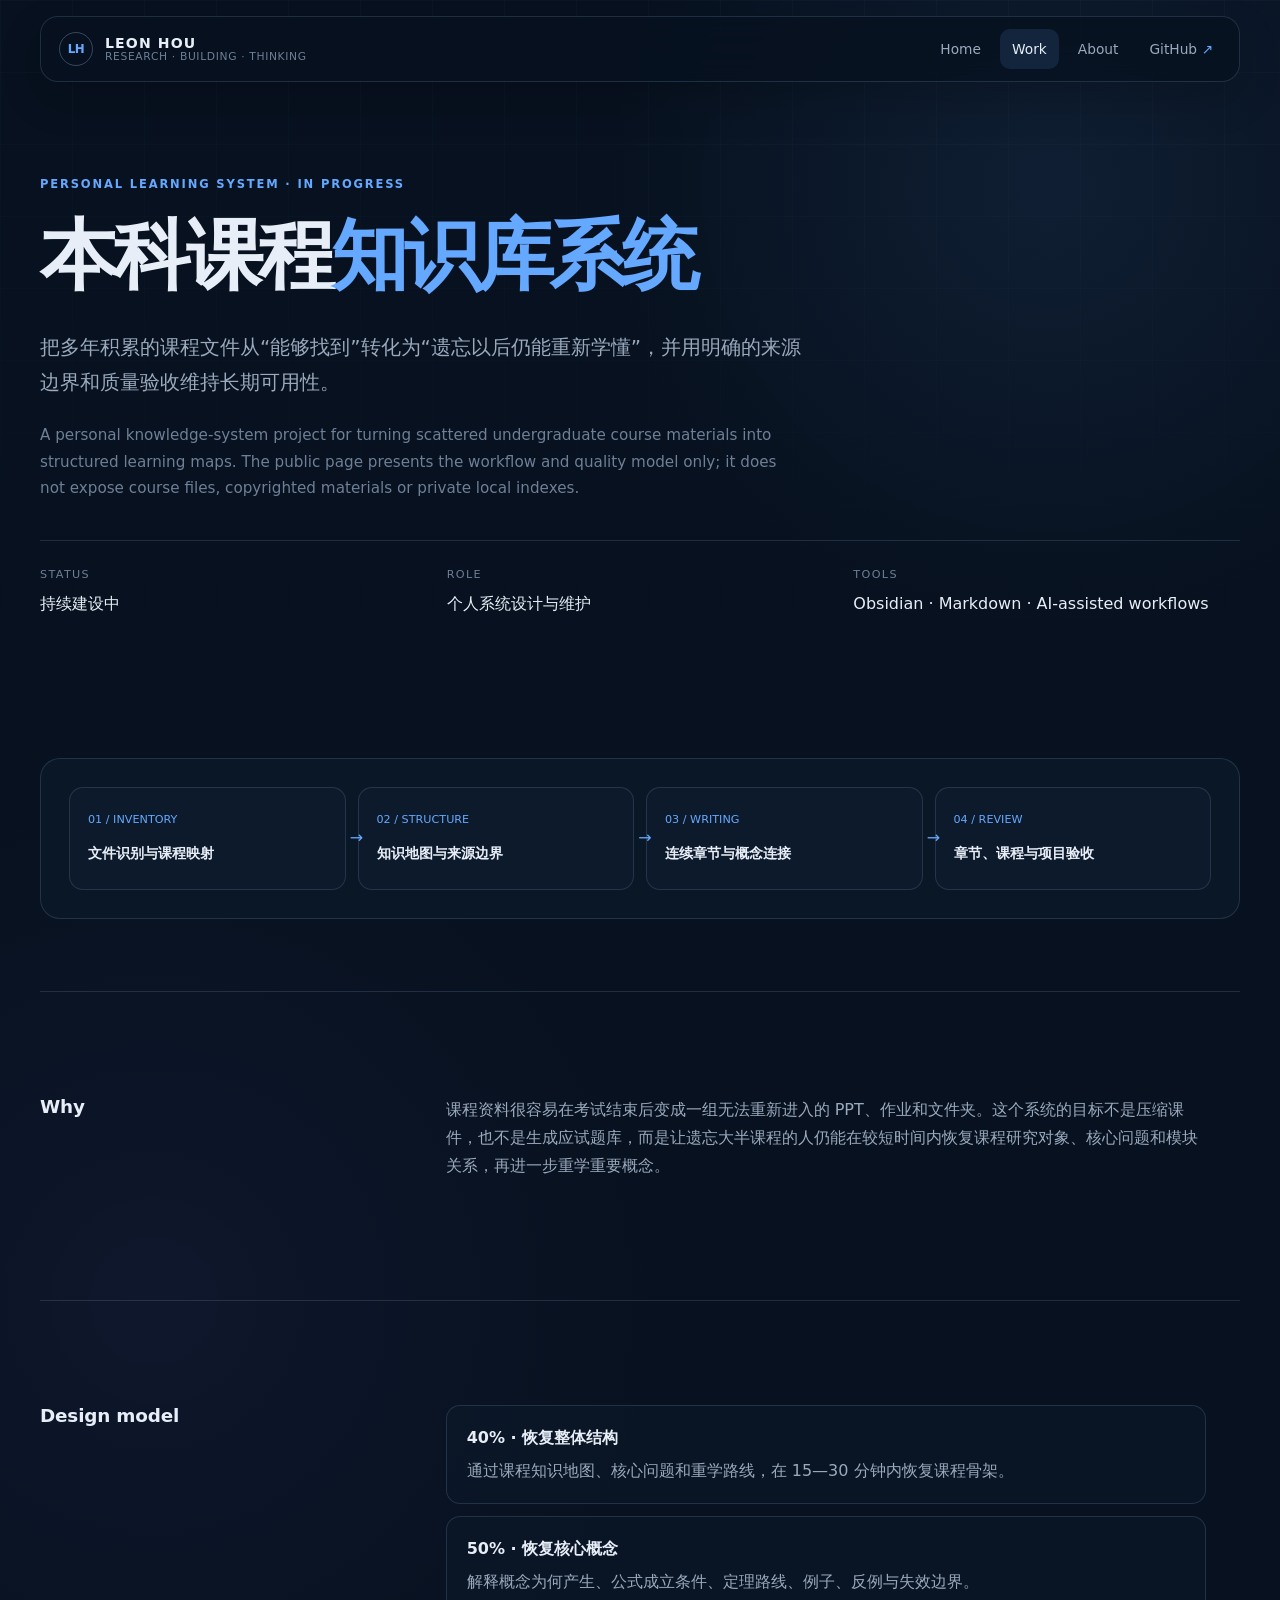
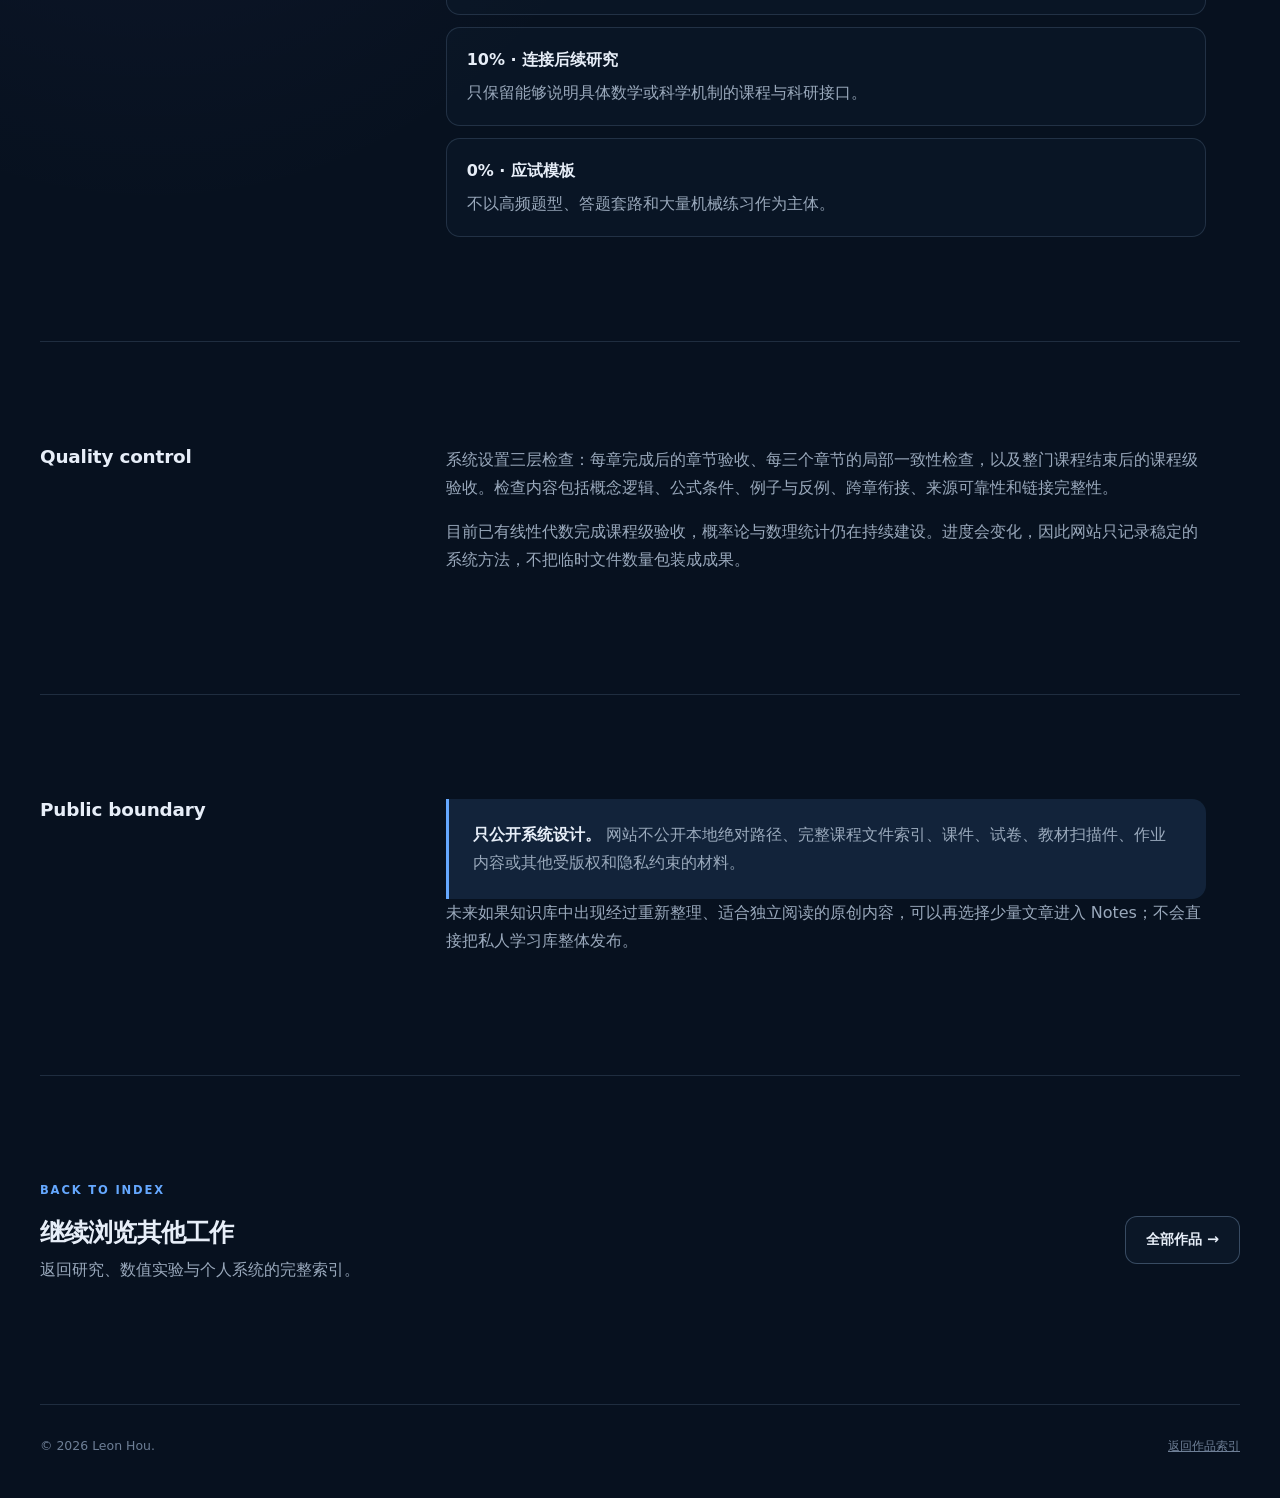
<file: projects/course-knowledge-base.html>
<!DOCTYPE html>
<html lang="zh-CN">
<head>
  <meta charset="UTF-8"><meta name="viewport" content="width=device-width, initial-scale=1.0"><meta name="description" content="Leon Hou 的本科课程知识库：从课程材料清点到知识地图和质量验收。">
  <meta name="theme-color" content="#07111f"><link rel="canonical" href="https://leonyun107.github.io/projects/course-knowledge-base.html"><link rel="icon" href="../assets/favicon.svg" type="image/svg+xml"><link rel="stylesheet" href="../styles.css"><title>Course Knowledge Base | Leon Hou</title>
</head>
<body>
  <a class="skip-link" href="#main-content">跳到主要内容</a>
  <header class="site-header"><a class="brand" href="../index.html" aria-label="Leon Hou 首页"><span class="brand-mark" aria-hidden="true">LH</span><span class="brand-copy"><strong>LEON HOU</strong><small>RESEARCH · BUILDING · THINKING</small></span></a><button class="menu-button" type="button" aria-expanded="false" aria-controls="main-nav">菜单</button><nav id="main-nav" class="site-nav" aria-label="主导航"><a href="../index.html">Home</a><a href="index.html" aria-current="page">Work</a><a href="../about.html">About</a><a class="nav-external" href="https://github.com/LEoNYun107" target="_blank" rel="noopener noreferrer">GitHub</a></nav></header>
  <main id="main-content">
    <section class="section-shell project-hero"><p class="project-kicker">Personal Learning System · In Progress</p><h1>本科课程<span>知识库系统</span></h1><p class="lead">把多年积累的课程文件从“能够找到”转化为“遗忘以后仍能重新学懂”，并用明确的来源边界和质量验收维持长期可用性。</p><p class="project-summary-en" lang="en">A personal knowledge-system project for turning scattered undergraduate course materials into structured learning maps. The public page presents the workflow and quality model only; it does not expose course files, copyrighted materials or private local indexes.</p><dl class="project-meta-grid"><div><dt>Status</dt><dd>持续建设中</dd></div><div><dt>Role</dt><dd>个人系统设计与维护</dd></div><div><dt>Tools</dt><dd>Obsidian · Markdown · AI-assisted workflows</dd></div></dl></section>
    <section class="section-shell section-compact"><div class="system-map" role="img" aria-label="课程材料经过识别映射、结构重建、章节撰写和质量验收形成知识库"><div class="system-node"><span>01 / INVENTORY</span><strong>文件识别与课程映射</strong></div><div class="system-node"><span>02 / STRUCTURE</span><strong>知识地图与来源边界</strong></div><div class="system-node"><span>03 / WRITING</span><strong>连续章节与概念连接</strong></div><div class="system-node"><span>04 / REVIEW</span><strong>章节、课程与项目验收</strong></div></div></section>
    <section class="section-shell project-content"><h2>Why</h2><div class="reading"><p>课程资料很容易在考试结束后变成一组无法重新进入的 PPT、作业和文件夹。这个系统的目标不是压缩课件，也不是生成应试题库，而是让遗忘大半课程的人仍能在较短时间内恢复课程研究对象、核心问题和模块关系，再进一步重学重要概念。</p></div></section>
    <section class="section-shell project-content"><h2>Design model</h2><div class="reading"><div class="evidence-list"><article class="evidence-item"><strong>40% · 恢复整体结构</strong><p>通过课程知识地图、核心问题和重学路线，在 15—30 分钟内恢复课程骨架。</p></article><article class="evidence-item"><strong>50% · 恢复核心概念</strong><p>解释概念为何产生、公式成立条件、定理路线、例子、反例与失效边界。</p></article><article class="evidence-item"><strong>10% · 连接后续研究</strong><p>只保留能够说明具体数学或科学机制的课程与科研接口。</p></article><article class="evidence-item"><strong>0% · 应试模板</strong><p>不以高频题型、答题套路和大量机械练习作为主体。</p></article></div></div></section>
    <section class="section-shell project-content"><h2>Quality control</h2><div class="reading"><p>系统设置三层检查：每章完成后的章节验收、每三个章节的局部一致性检查，以及整门课程结束后的课程级验收。检查内容包括概念逻辑、公式条件、例子与反例、跨章衔接、来源可靠性和链接完整性。</p><p>目前已有线性代数完成课程级验收，概率论与数理统计仍在持续建设。进度会变化，因此网站只记录稳定的系统方法，不把临时文件数量包装成成果。</p></div></section>
    <section class="section-shell project-content"><h2>Public boundary</h2><div class="reading"><div class="status-note"><strong>只公开系统设计。</strong> 网站不公开本地绝对路径、完整课程文件索引、课件、试卷、教材扫描件、作业内容或其他受版权和隐私约束的材料。</div><p>未来如果知识库中出现经过重新整理、适合独立阅读的原创内容，可以再选择少量文章进入 Notes；不会直接把私人学习库整体发布。</p></div></section>
    <section class="section-shell section-rule next-project"><div><p class="section-label">BACK TO INDEX</p><h2>继续浏览其他工作</h2><p class="quiet">返回研究、数值实验与个人系统的完整索引。</p></div><a class="button button-secondary" href="index.html">全部作品 →</a></section>
  </main>
  <footer class="site-footer"><p>© <span id="year"></span> Leon Hou.</p><p><a href="index.html">返回作品索引</a></p></footer><script src="../script.js"></script>
</body>
</html>
</file>
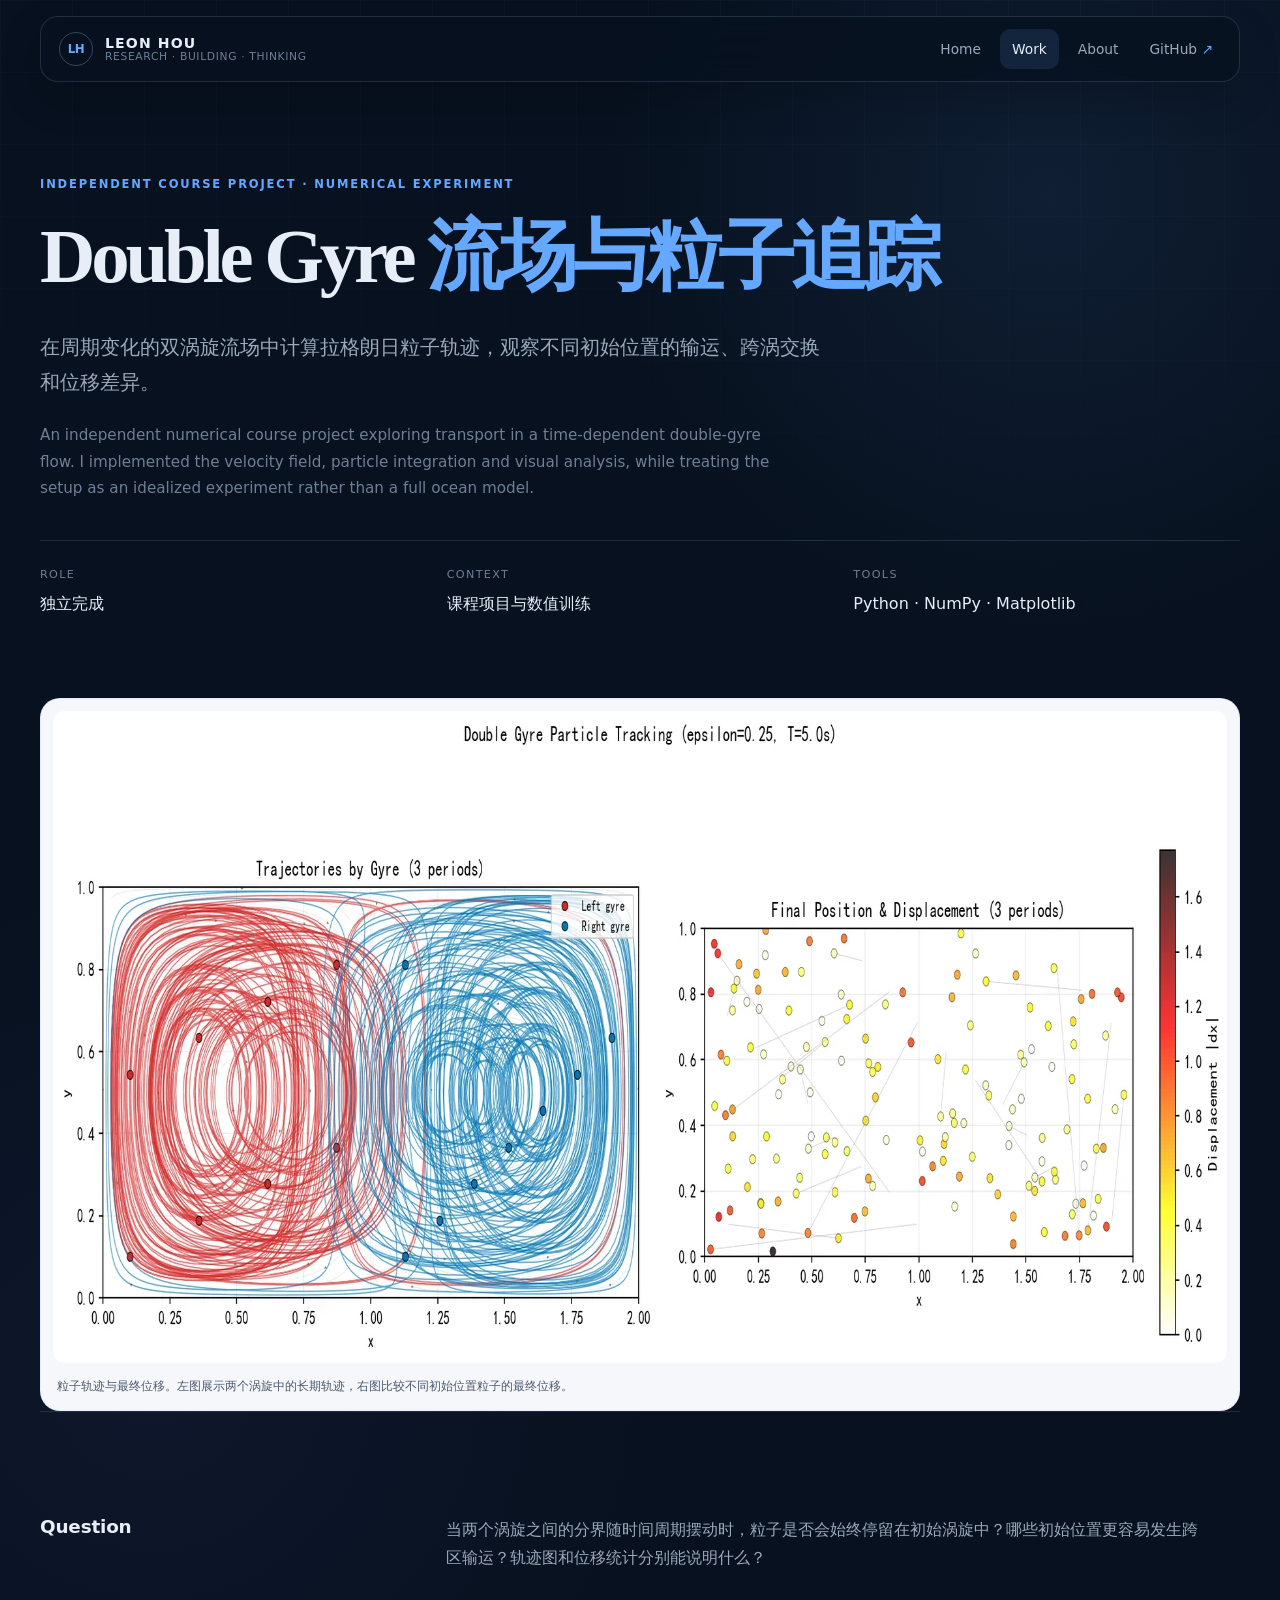
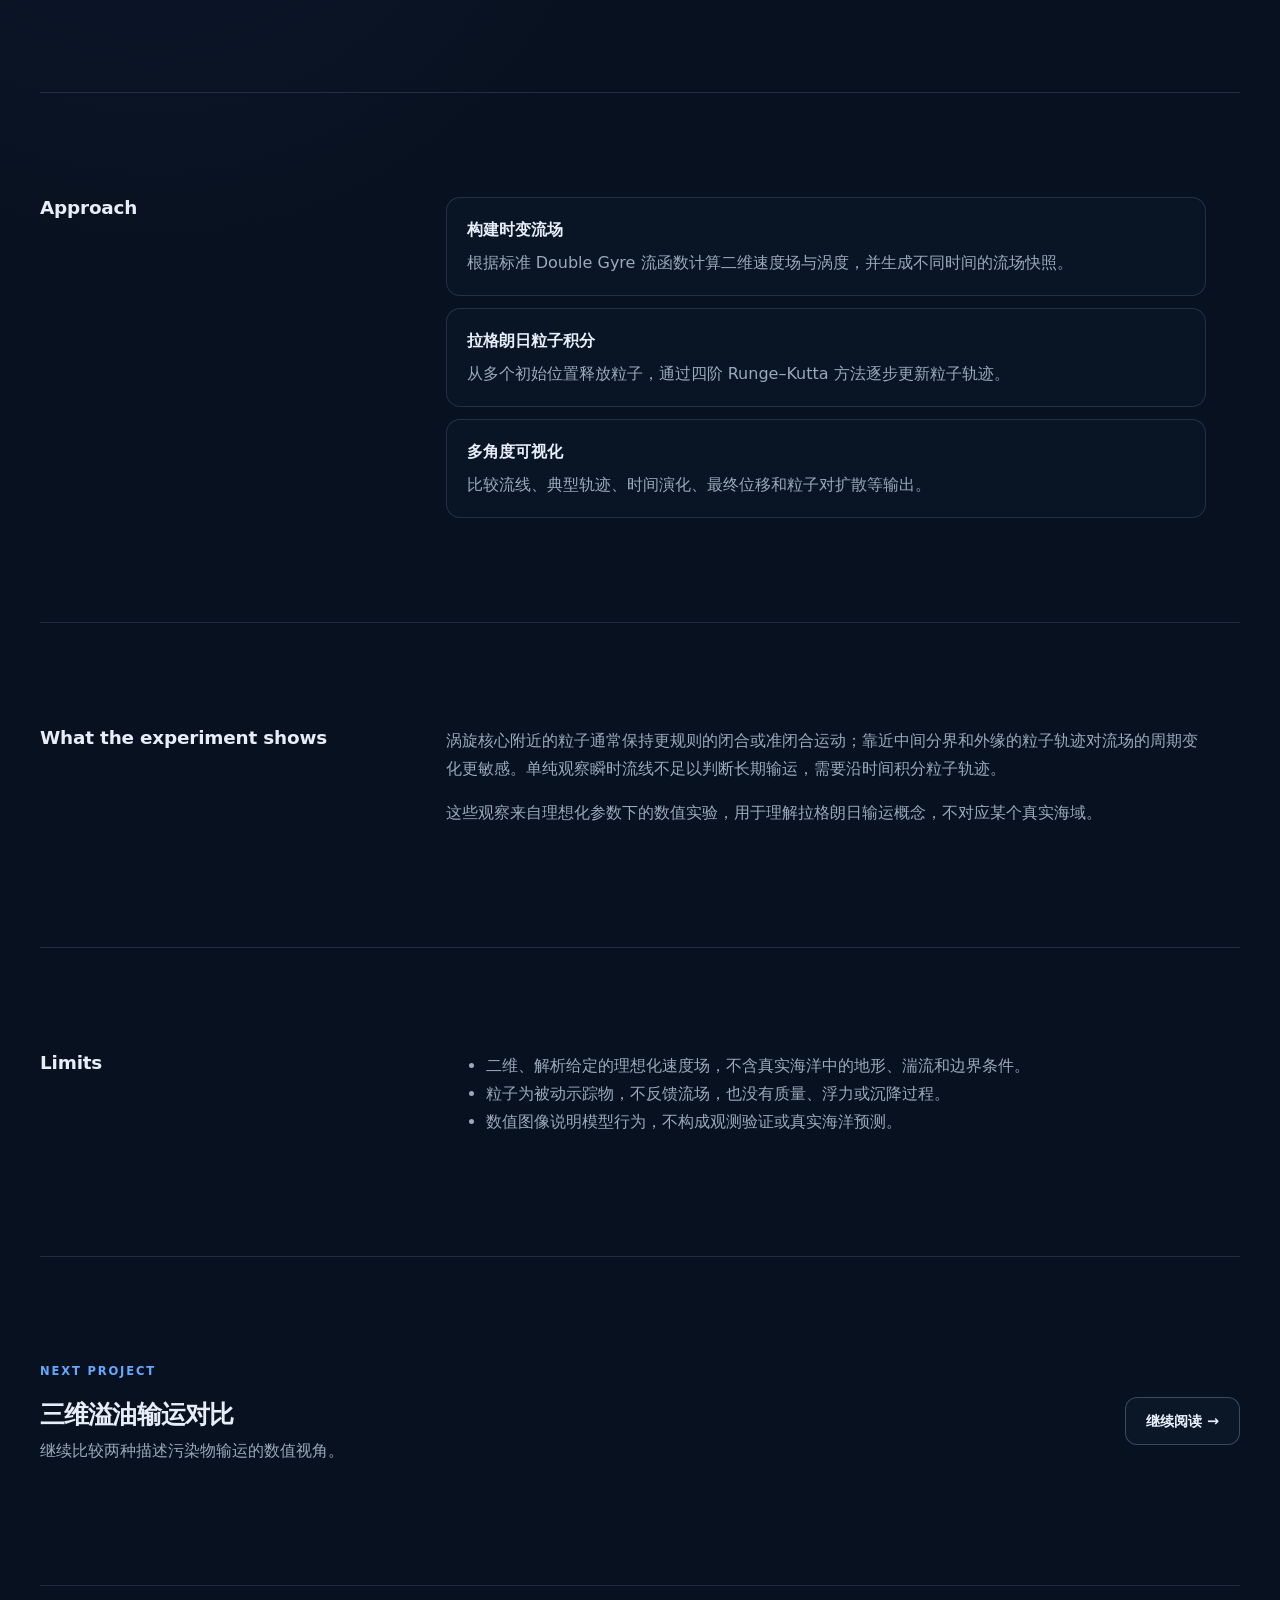
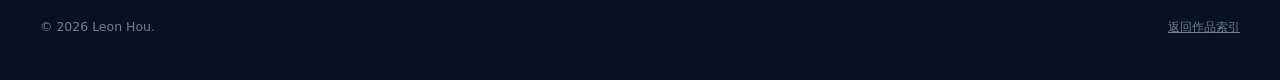
<file: projects/double-gyre.html>
<!DOCTYPE html>
<html lang="zh-CN">
<head>
  <meta charset="UTF-8"><meta name="viewport" content="width=device-width, initial-scale=1.0"><meta name="description" content="Double Gyre 流场可视化与拉格朗日粒子追踪独立课程项目。">
  <meta name="theme-color" content="#07111f"><link rel="canonical" href="https://leonyun107.github.io/projects/double-gyre.html"><link rel="icon" href="../assets/favicon.svg" type="image/svg+xml"><link rel="stylesheet" href="../styles.css"><title>Double Gyre Particle Tracking | Leon Hou</title>
</head>
<body>
  <a class="skip-link" href="#main-content">跳到主要内容</a>
  <header class="site-header"><a class="brand" href="../index.html" aria-label="Leon Hou 首页"><span class="brand-mark" aria-hidden="true">LH</span><span class="brand-copy"><strong>LEON HOU</strong><small>RESEARCH · BUILDING · THINKING</small></span></a><button class="menu-button" type="button" aria-expanded="false" aria-controls="main-nav">菜单</button><nav id="main-nav" class="site-nav" aria-label="主导航"><a href="../index.html">Home</a><a href="index.html" aria-current="page">Work</a><a href="../about.html">About</a><a class="nav-external" href="https://github.com/LEoNYun107" target="_blank" rel="noopener noreferrer">GitHub</a></nav></header>
  <main id="main-content">
    <section class="section-shell project-hero"><p class="project-kicker">Independent Course Project · Numerical Experiment</p><h1>Double Gyre <span>流场与粒子追踪</span></h1><p class="lead">在周期变化的双涡旋流场中计算拉格朗日粒子轨迹，观察不同初始位置的输运、跨涡交换和位移差异。</p><p class="project-summary-en" lang="en">An independent numerical course project exploring transport in a time-dependent double-gyre flow. I implemented the velocity field, particle integration and visual analysis, while treating the setup as an idealized experiment rather than a full ocean model.</p><dl class="project-meta-grid"><div><dt>Role</dt><dd>独立完成</dd></div><div><dt>Context</dt><dd>课程项目与数值训练</dd></div><div><dt>Tools</dt><dd>Python · NumPy · Matplotlib</dd></div></dl></section>
    <figure class="project-figure section-shell section-compact"><img src="../assets/images/double-gyre-particle-tracking.webp" width="1800" height="652" alt="Double Gyre 中左右涡旋的粒子轨迹，以及粒子最终位置和位移对比"><figcaption>粒子轨迹与最终位移。左图展示两个涡旋中的长期轨迹，右图比较不同初始位置粒子的最终位移。</figcaption></figure>
    <section class="section-shell project-content"><h2>Question</h2><div class="reading"><p>当两个涡旋之间的分界随时间周期摆动时，粒子是否会始终停留在初始涡旋中？哪些初始位置更容易发生跨区输运？轨迹图和位移统计分别能说明什么？</p></div></section>
    <section class="section-shell project-content"><h2>Approach</h2><div class="reading"><div class="evidence-list"><article class="evidence-item"><strong>构建时变流场</strong><p>根据标准 Double Gyre 流函数计算二维速度场与涡度，并生成不同时间的流场快照。</p></article><article class="evidence-item"><strong>拉格朗日粒子积分</strong><p>从多个初始位置释放粒子，通过四阶 Runge–Kutta 方法逐步更新粒子轨迹。</p></article><article class="evidence-item"><strong>多角度可视化</strong><p>比较流线、典型轨迹、时间演化、最终位移和粒子对扩散等输出。</p></article></div></div></section>
    <section class="section-shell project-content"><h2>What the experiment shows</h2><div class="reading"><p>涡旋核心附近的粒子通常保持更规则的闭合或准闭合运动；靠近中间分界和外缘的粒子轨迹对流场的周期变化更敏感。单纯观察瞬时流线不足以判断长期输运，需要沿时间积分粒子轨迹。</p><p>这些观察来自理想化参数下的数值实验，用于理解拉格朗日输运概念，不对应某个真实海域。</p></div></section>
    <section class="section-shell project-content"><h2>Limits</h2><div class="reading"><ul><li>二维、解析给定的理想化速度场，不含真实海洋中的地形、湍流和边界条件。</li><li>粒子为被动示踪物，不反馈流场，也没有质量、浮力或沉降过程。</li><li>数值图像说明模型行为，不构成观测验证或真实海洋预测。</li></ul></div></section>
    <section class="section-shell section-rule next-project"><div><p class="section-label">NEXT PROJECT</p><h2>三维溢油输运对比</h2><p class="quiet">继续比较两种描述污染物输运的数值视角。</p></div><a class="button button-secondary" href="oil-transport.html">继续阅读 →</a></section>
  </main>
  <footer class="site-footer"><p>© <span id="year"></span> Leon Hou.</p><p><a href="index.html">返回作品索引</a></p></footer><script src="../script.js"></script>
</body>
</html>
</file>
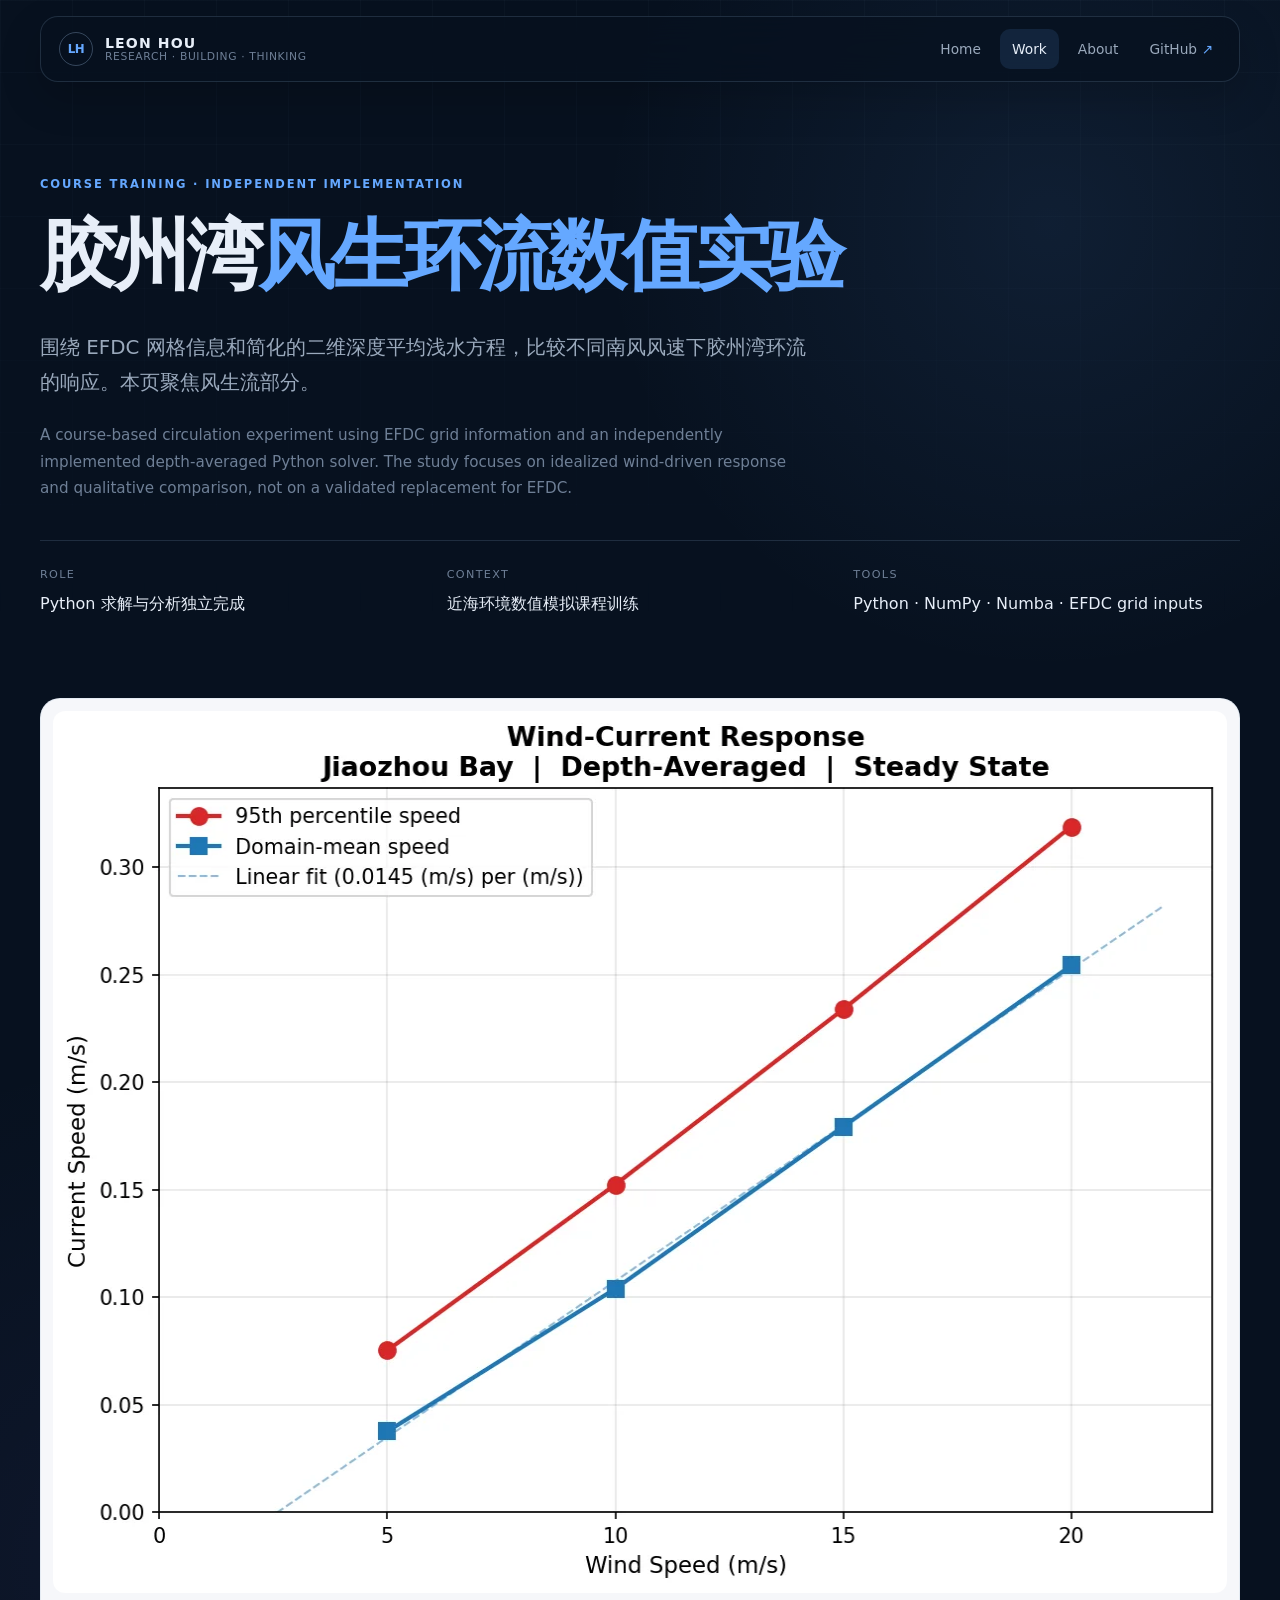
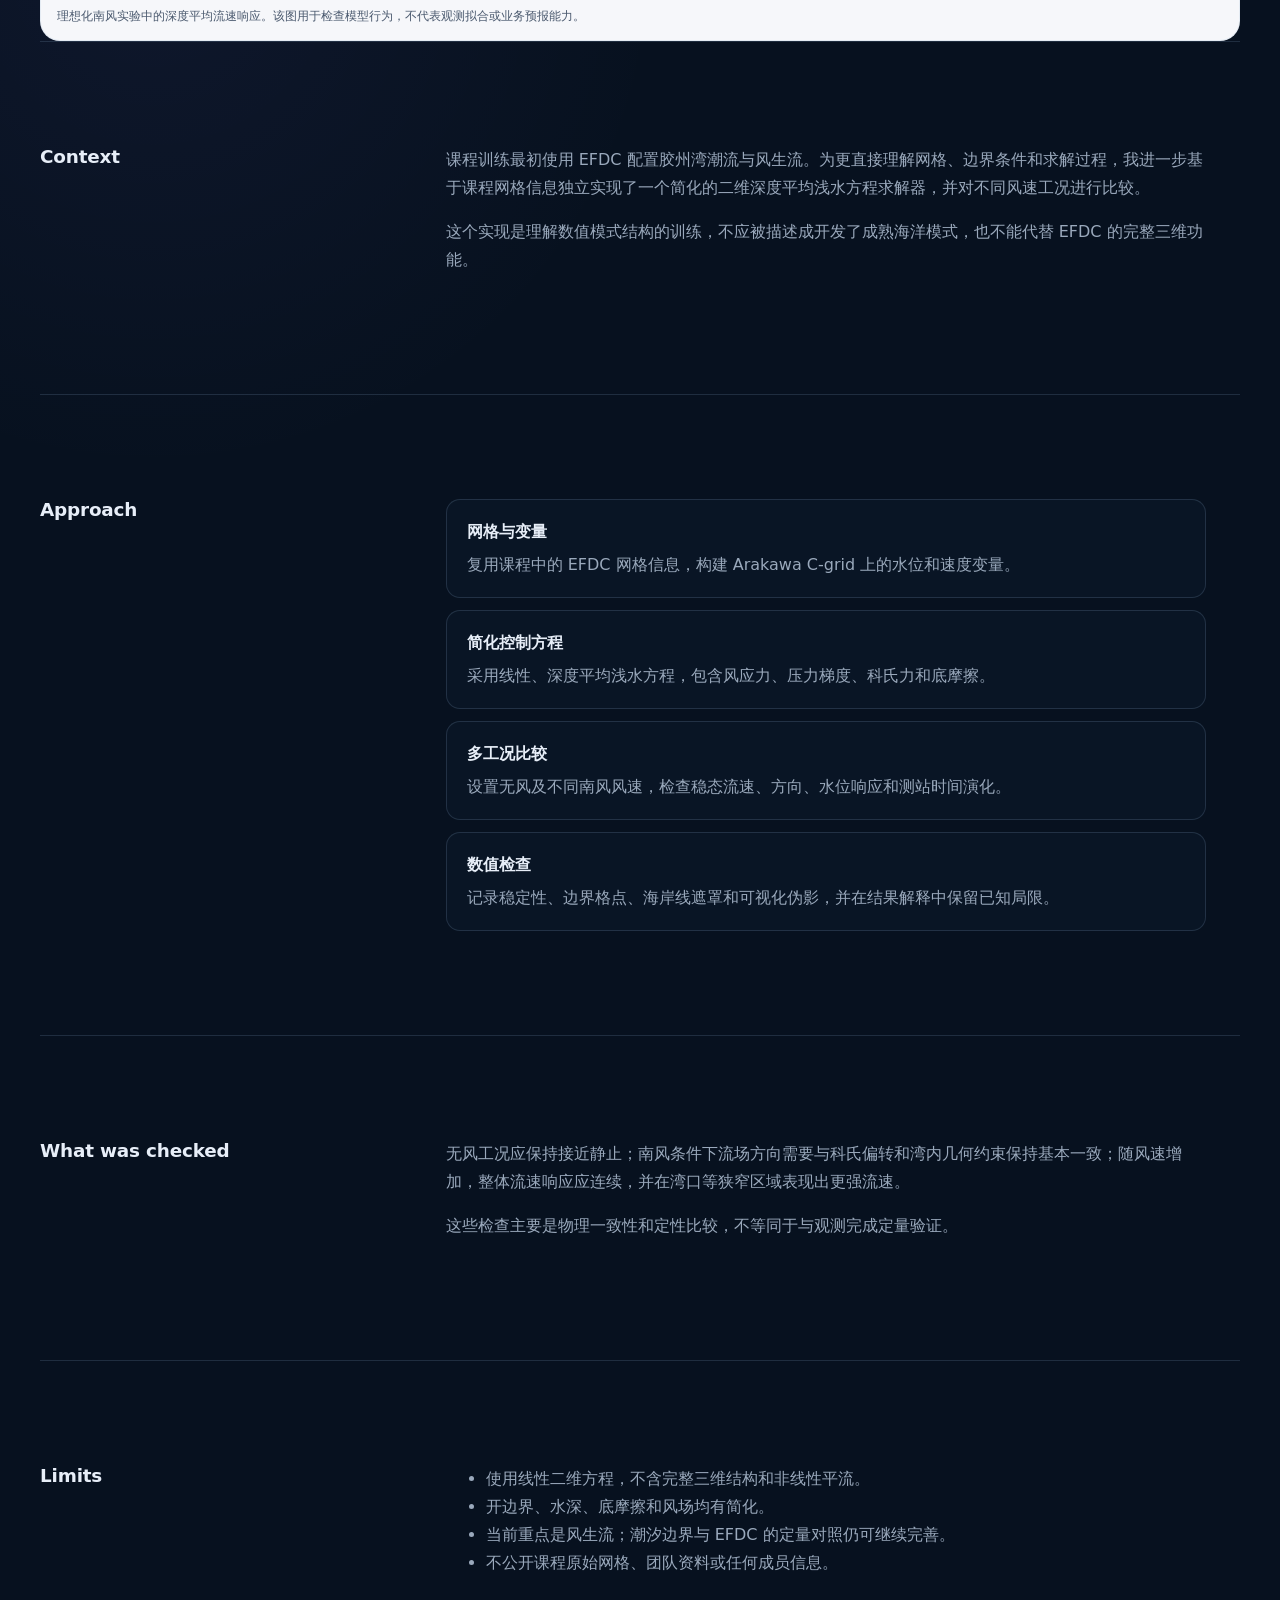
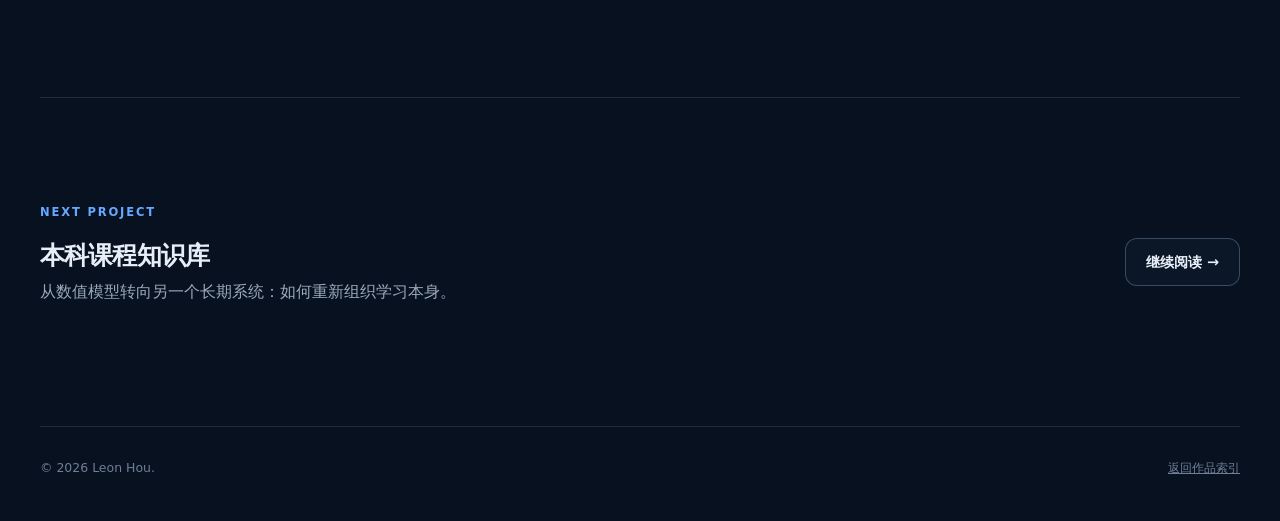
<file: projects/jiaozhou-bay-circulation.html>
<!DOCTYPE html>
<html lang="zh-CN">
<head>
  <meta charset="UTF-8"><meta name="viewport" content="width=device-width, initial-scale=1.0"><meta name="description" content="胶州湾不同风速条件下的深度平均风生环流数值实验。">
  <meta name="theme-color" content="#07111f"><link rel="canonical" href="https://leonyun107.github.io/projects/jiaozhou-bay-circulation.html"><link rel="icon" href="../assets/favicon.svg" type="image/svg+xml"><link rel="stylesheet" href="../styles.css"><title>Jiaozhou Bay Wind-driven Circulation | Leon Hou</title>
</head>
<body>
  <a class="skip-link" href="#main-content">跳到主要内容</a>
  <header class="site-header"><a class="brand" href="../index.html" aria-label="Leon Hou 首页"><span class="brand-mark" aria-hidden="true">LH</span><span class="brand-copy"><strong>LEON HOU</strong><small>RESEARCH · BUILDING · THINKING</small></span></a><button class="menu-button" type="button" aria-expanded="false" aria-controls="main-nav">菜单</button><nav id="main-nav" class="site-nav" aria-label="主导航"><a href="../index.html">Home</a><a href="index.html" aria-current="page">Work</a><a href="../about.html">About</a><a class="nav-external" href="https://github.com/LEoNYun107" target="_blank" rel="noopener noreferrer">GitHub</a></nav></header>
  <main id="main-content">
    <section class="section-shell project-hero"><p class="project-kicker">Course Training · Independent Implementation</p><h1>胶州湾<span>风生环流数值实验</span></h1><p class="lead">围绕 EFDC 网格信息和简化的二维深度平均浅水方程，比较不同南风风速下胶州湾环流的响应。本页聚焦风生流部分。</p><p class="project-summary-en" lang="en">A course-based circulation experiment using EFDC grid information and an independently implemented depth-averaged Python solver. The study focuses on idealized wind-driven response and qualitative comparison, not on a validated replacement for EFDC.</p><dl class="project-meta-grid"><div><dt>Role</dt><dd>Python 求解与分析独立完成</dd></div><div><dt>Context</dt><dd>近海环境数值模拟课程训练</dd></div><div><dt>Tools</dt><dd>Python · NumPy · Numba · EFDC grid inputs</dd></div></dl></section>
    <figure class="project-figure section-shell section-compact"><img src="../assets/images/jiaozhou-wind-response.webp" width="1185" height="882" alt="胶州湾深度平均流速随南风风速增加的响应曲线"><figcaption>理想化南风实验中的深度平均流速响应。该图用于检查模型行为，不代表观测拟合或业务预报能力。</figcaption></figure>
    <section class="section-shell project-content"><h2>Context</h2><div class="reading"><p>课程训练最初使用 EFDC 配置胶州湾潮流与风生流。为更直接理解网格、边界条件和求解过程，我进一步基于课程网格信息独立实现了一个简化的二维深度平均浅水方程求解器，并对不同风速工况进行比较。</p><p>这个实现是理解数值模式结构的训练，不应被描述成开发了成熟海洋模式，也不能代替 EFDC 的完整三维功能。</p></div></section>
    <section class="section-shell project-content"><h2>Approach</h2><div class="reading"><div class="evidence-list"><article class="evidence-item"><strong>网格与变量</strong><p>复用课程中的 EFDC 网格信息，构建 Arakawa C-grid 上的水位和速度变量。</p></article><article class="evidence-item"><strong>简化控制方程</strong><p>采用线性、深度平均浅水方程，包含风应力、压力梯度、科氏力和底摩擦。</p></article><article class="evidence-item"><strong>多工况比较</strong><p>设置无风及不同南风风速，检查稳态流速、方向、水位响应和测站时间演化。</p></article><article class="evidence-item"><strong>数值检查</strong><p>记录稳定性、边界格点、海岸线遮罩和可视化伪影，并在结果解释中保留已知局限。</p></article></div></div></section>
    <section class="section-shell project-content"><h2>What was checked</h2><div class="reading"><p>无风工况应保持接近静止；南风条件下流场方向需要与科氏偏转和湾内几何约束保持基本一致；随风速增加，整体流速响应应连续，并在湾口等狭窄区域表现出更强流速。</p><p>这些检查主要是物理一致性和定性比较，不等同于与观测完成定量验证。</p></div></section>
    <section class="section-shell project-content"><h2>Limits</h2><div class="reading"><ul><li>使用线性二维方程，不含完整三维结构和非线性平流。</li><li>开边界、水深、底摩擦和风场均有简化。</li><li>当前重点是风生流；潮汐边界与 EFDC 的定量对照仍可继续完善。</li><li>不公开课程原始网格、团队资料或任何成员信息。</li></ul></div></section>
    <section class="section-shell section-rule next-project"><div><p class="section-label">NEXT PROJECT</p><h2>本科课程知识库</h2><p class="quiet">从数值模型转向另一个长期系统：如何重新组织学习本身。</p></div><a class="button button-secondary" href="course-knowledge-base.html">继续阅读 →</a></section>
  </main>
  <footer class="site-footer"><p>© <span id="year"></span> Leon Hou.</p><p><a href="index.html">返回作品索引</a></p></footer><script src="../script.js"></script>
</body>
</html>
</file>
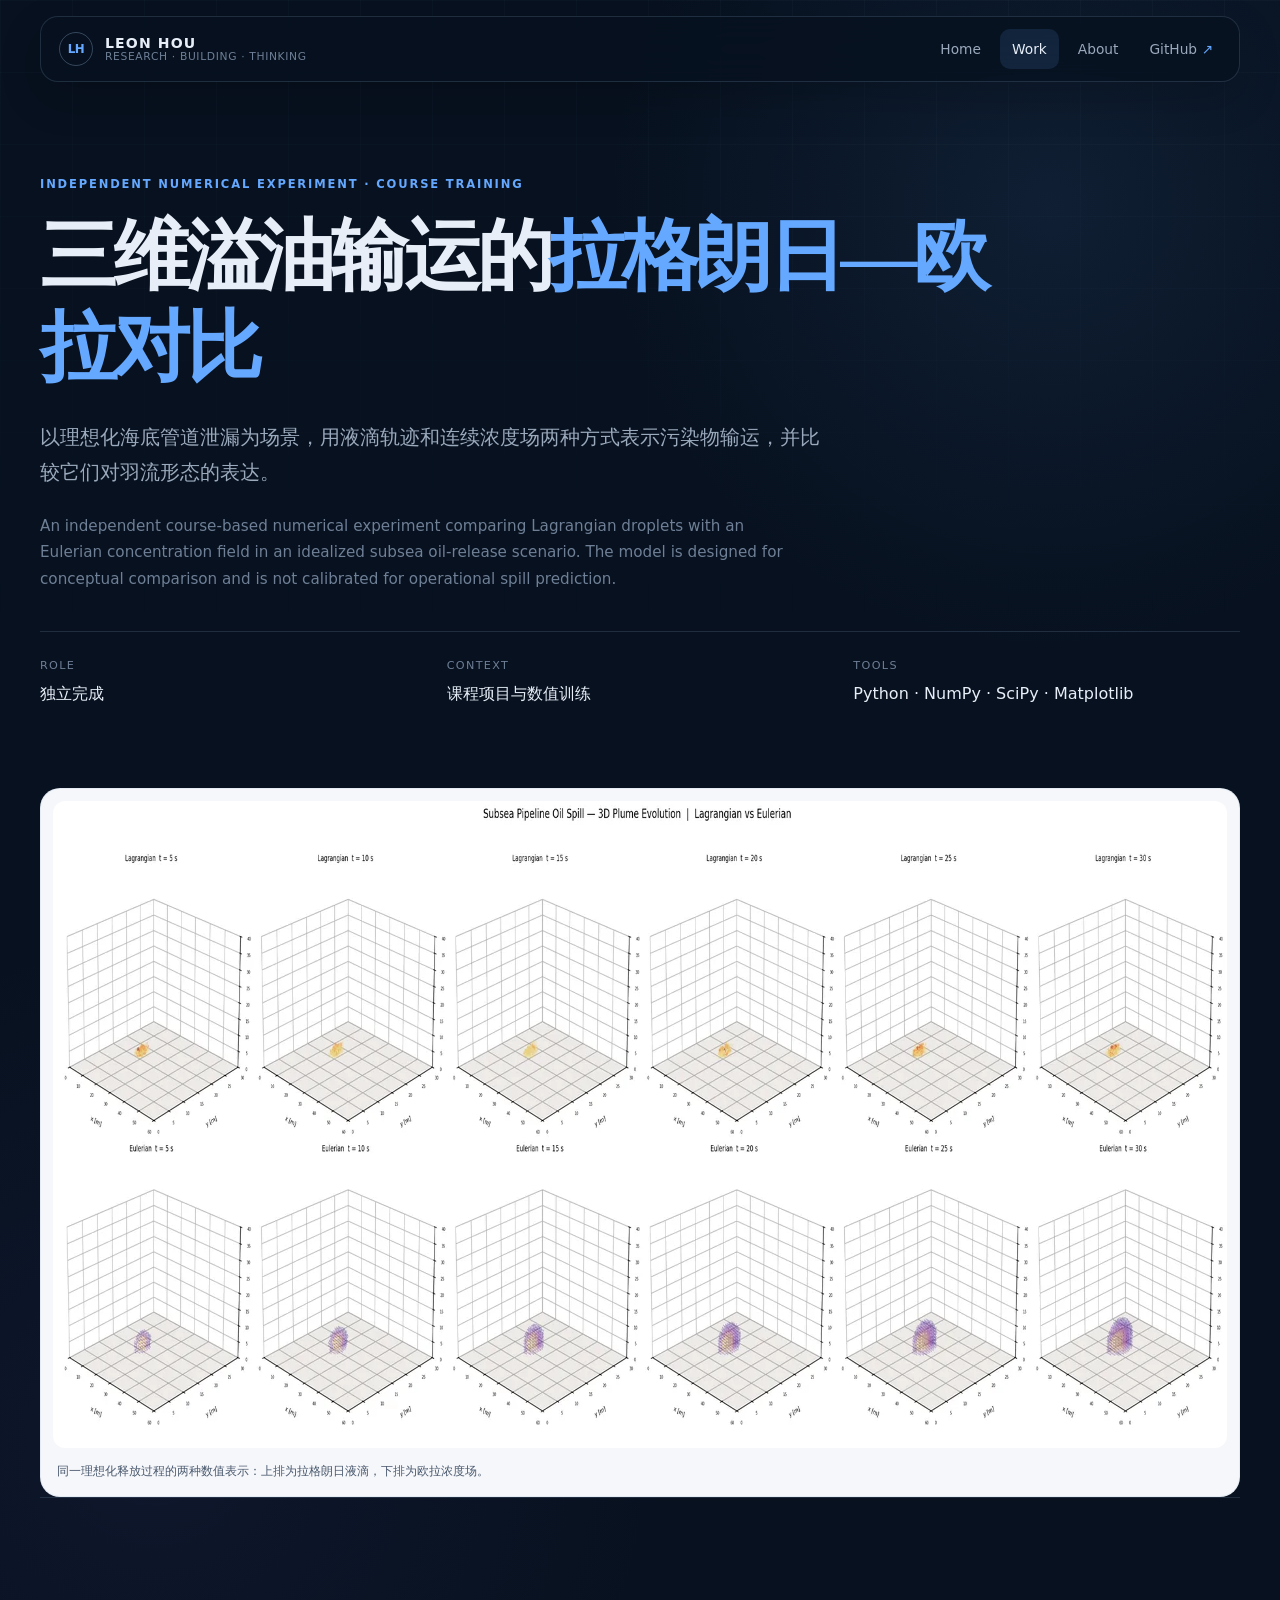
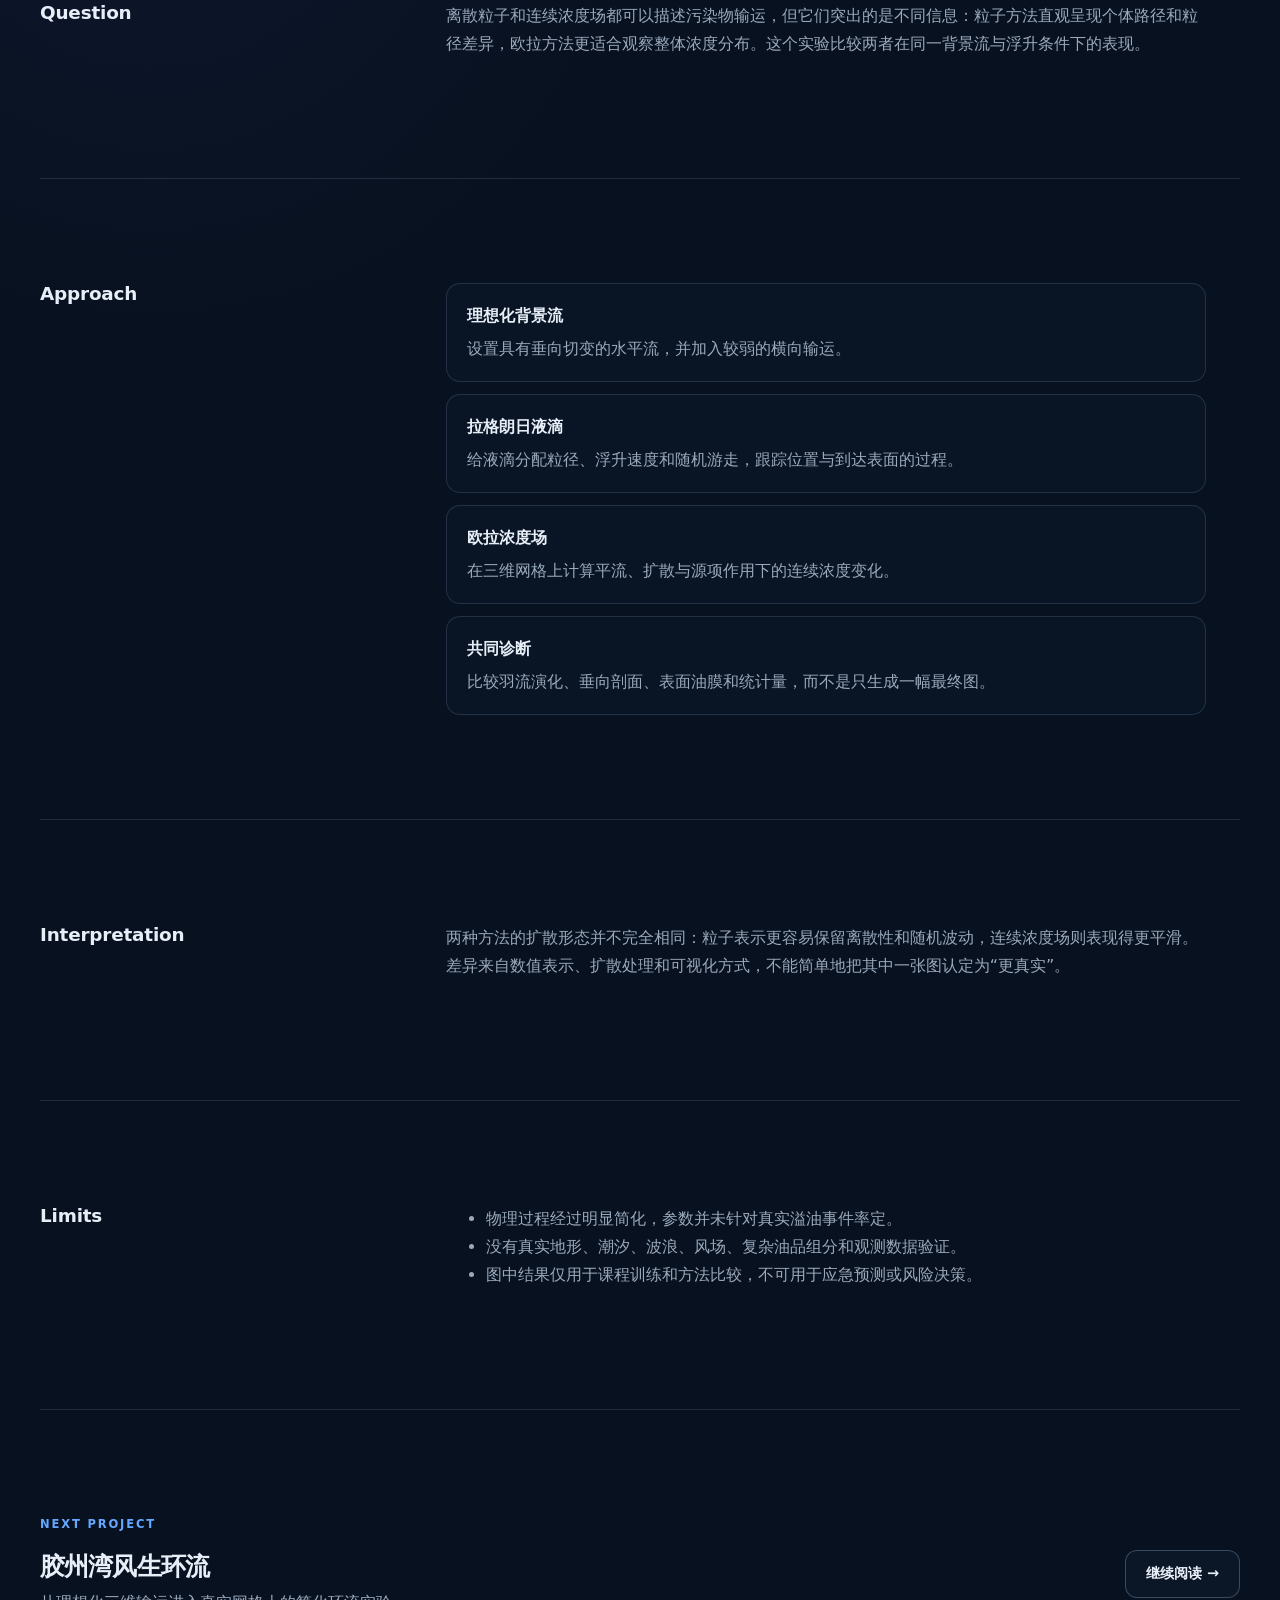
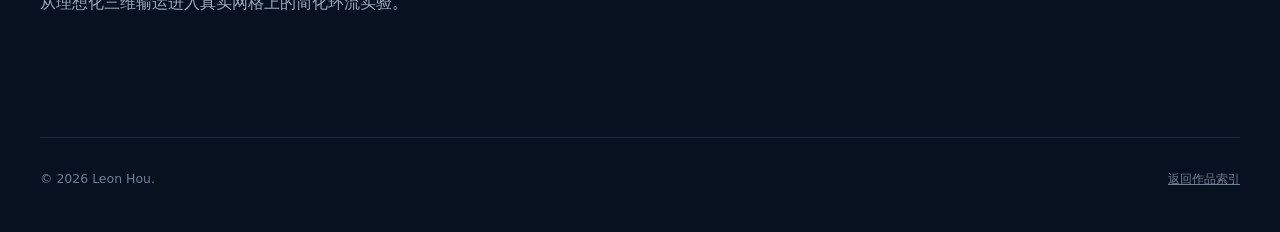
<file: projects/oil-transport.html>
<!DOCTYPE html>
<html lang="zh-CN">
<head>
  <meta charset="UTF-8"><meta name="viewport" content="width=device-width, initial-scale=1.0"><meta name="description" content="理想化三维海底管道溢油输运的拉格朗日与欧拉方法对比实验。">
  <meta name="theme-color" content="#07111f"><link rel="canonical" href="https://leonyun107.github.io/projects/oil-transport.html"><link rel="icon" href="../assets/favicon.svg" type="image/svg+xml"><link rel="stylesheet" href="../styles.css"><title>3D Oil Transport Experiment | Leon Hou</title>
</head>
<body>
  <a class="skip-link" href="#main-content">跳到主要内容</a>
  <header class="site-header"><a class="brand" href="../index.html" aria-label="Leon Hou 首页"><span class="brand-mark" aria-hidden="true">LH</span><span class="brand-copy"><strong>LEON HOU</strong><small>RESEARCH · BUILDING · THINKING</small></span></a><button class="menu-button" type="button" aria-expanded="false" aria-controls="main-nav">菜单</button><nav id="main-nav" class="site-nav" aria-label="主导航"><a href="../index.html">Home</a><a href="index.html" aria-current="page">Work</a><a href="../about.html">About</a><a class="nav-external" href="https://github.com/LEoNYun107" target="_blank" rel="noopener noreferrer">GitHub</a></nav></header>
  <main id="main-content">
    <section class="section-shell project-hero"><p class="project-kicker">Independent Numerical Experiment · Course Training</p><h1>三维溢油输运的<span>拉格朗日—欧拉对比</span></h1><p class="lead">以理想化海底管道泄漏为场景，用液滴轨迹和连续浓度场两种方式表示污染物输运，并比较它们对羽流形态的表达。</p><p class="project-summary-en" lang="en">An independent course-based numerical experiment comparing Lagrangian droplets with an Eulerian concentration field in an idealized subsea oil-release scenario. The model is designed for conceptual comparison and is not calibrated for operational spill prediction.</p><dl class="project-meta-grid"><div><dt>Role</dt><dd>独立完成</dd></div><div><dt>Context</dt><dd>课程项目与数值训练</dd></div><div><dt>Tools</dt><dd>Python · NumPy · SciPy · Matplotlib</dd></div></dl></section>
    <figure class="project-figure section-shell section-compact"><img src="../assets/images/oil-transport-plume.webp" width="1800" height="647" alt="海底管道泄漏场景中，拉格朗日液滴与欧拉浓度羽流随时间变化的三维对比"><figcaption>同一理想化释放过程的两种数值表示：上排为拉格朗日液滴，下排为欧拉浓度场。</figcaption></figure>
    <section class="section-shell project-content"><h2>Question</h2><div class="reading"><p>离散粒子和连续浓度场都可以描述污染物输运，但它们突出的是不同信息：粒子方法直观呈现个体路径和粒径差异，欧拉方法更适合观察整体浓度分布。这个实验比较两者在同一背景流与浮升条件下的表现。</p></div></section>
    <section class="section-shell project-content"><h2>Approach</h2><div class="reading"><div class="evidence-list"><article class="evidence-item"><strong>理想化背景流</strong><p>设置具有垂向切变的水平流，并加入较弱的横向输运。</p></article><article class="evidence-item"><strong>拉格朗日液滴</strong><p>给液滴分配粒径、浮升速度和随机游走，跟踪位置与到达表面的过程。</p></article><article class="evidence-item"><strong>欧拉浓度场</strong><p>在三维网格上计算平流、扩散与源项作用下的连续浓度变化。</p></article><article class="evidence-item"><strong>共同诊断</strong><p>比较羽流演化、垂向剖面、表面油膜和统计量，而不是只生成一幅最终图。</p></article></div></div></section>
    <section class="section-shell project-content"><h2>Interpretation</h2><div class="reading"><p>两种方法的扩散形态并不完全相同：粒子表示更容易保留离散性和随机波动，连续浓度场则表现得更平滑。差异来自数值表示、扩散处理和可视化方式，不能简单地把其中一张图认定为“更真实”。</p></div></section>
    <section class="section-shell project-content"><h2>Limits</h2><div class="reading"><ul><li>物理过程经过明显简化，参数并未针对真实溢油事件率定。</li><li>没有真实地形、潮汐、波浪、风场、复杂油品组分和观测数据验证。</li><li>图中结果仅用于课程训练和方法比较，不可用于应急预测或风险决策。</li></ul></div></section>
    <section class="section-shell section-rule next-project"><div><p class="section-label">NEXT PROJECT</p><h2>胶州湾风生环流</h2><p class="quiet">从理想化三维输运进入真实网格上的简化环流实验。</p></div><a class="button button-secondary" href="jiaozhou-bay-circulation.html">继续阅读 →</a></section>
  </main>
  <footer class="site-footer"><p>© <span id="year"></span> Leon Hou.</p><p><a href="index.html">返回作品索引</a></p></footer><script src="../script.js"></script>
</body>
</html>
</file>
<file: styles.css>
:root {
  color-scheme: dark;
  --bg: #07111f;
  --bg-deep: #040b14;
  --surface: #0d1a2b;
  --surface-raised: #122238;
  --surface-soft: #0a1727;
  --text: #e7eef8;
  --muted: #9aa9bc;
  --faint: #6e7f96;
  --line: rgba(145, 175, 210, .18);
  --line-strong: rgba(145, 175, 210, .34);
  --accent: #65a8ff;
  --accent-secondary: #8c7cff;
  --accent-soft: rgba(101, 168, 255, .12);
  --max-width: 1200px;
  --reading-width: 760px;
  --sans: Inter, ui-sans-serif, system-ui, -apple-system, BlinkMacSystemFont, "Segoe UI", "PingFang SC", "Microsoft YaHei", sans-serif;
  --serif: "Iowan Old Style", "Noto Serif SC", "Songti SC", Georgia, serif;
  --shadow: 0 30px 80px rgba(0, 0, 0, .24);
}

* { box-sizing: border-box; }

html {
  scroll-behavior: smooth;
  scroll-padding-top: 110px;
}

body {
  margin: 0;
  min-width: 320px;
  background:
    radial-gradient(circle at 82% 6%, rgba(101, 168, 255, .09), transparent 28rem),
    radial-gradient(circle at 12% 42%, rgba(140, 124, 255, .06), transparent 32rem),
    var(--bg);
  color: var(--text);
  font-family: var(--sans);
  line-height: 1.75;
}

body::before {
  position: fixed;
  inset: 0;
  z-index: -1;
  background-image:
    linear-gradient(rgba(145, 175, 210, .035) 1px, transparent 1px),
    linear-gradient(90deg, rgba(145, 175, 210, .035) 1px, transparent 1px);
  background-size: 72px 72px;
  mask-image: linear-gradient(to bottom, black, transparent 72%);
  content: "";
  pointer-events: none;
}

a { color: inherit; }
button, a { -webkit-tap-highlight-color: transparent; }

a:focus-visible,
button:focus-visible {
  outline: 3px solid var(--accent);
  outline-offset: 4px;
}

img {
  display: block;
  max-width: 100%;
}

p, ul, ol { margin-top: 0; }

.skip-link {
  position: fixed;
  left: 16px;
  top: -80px;
  z-index: 100;
  padding: 10px 14px;
  border-radius: 10px;
  background: var(--text);
  color: var(--bg);
  text-decoration: none;
}

.skip-link:focus { top: 16px; }

.site-header {
  position: sticky;
  top: 16px;
  z-index: 20;
  width: min(calc(100% - 40px), var(--max-width));
  margin: 16px auto 0;
  padding: 12px 14px 12px 18px;
  display: flex;
  align-items: center;
  justify-content: space-between;
  border: 1px solid var(--line);
  border-radius: 18px;
  background: rgba(7, 17, 31, .78);
  box-shadow: 0 16px 40px rgba(0, 0, 0, .18);
  backdrop-filter: blur(18px);
}

.brand {
  display: inline-flex;
  align-items: center;
  gap: 12px;
  text-decoration: none;
}

.brand-mark {
  width: 34px;
  height: 34px;
  display: grid;
  place-items: center;
  border: 1px solid var(--line-strong);
  border-radius: 50%;
  color: var(--accent);
  font-size: .74rem;
  font-weight: 800;
  letter-spacing: -.04em;
}

.brand-copy { display: grid; line-height: 1.15; }
.brand-copy strong { font-size: .88rem; letter-spacing: .08em; }
.brand-copy small { color: var(--faint); font-size: .67rem; letter-spacing: .06em; }

.site-nav {
  display: flex;
  align-items: center;
  gap: 7px;
}

.site-nav a {
  padding: 8px 12px;
  border-radius: 10px;
  color: var(--muted);
  font-size: .86rem;
  text-decoration: none;
}

.site-nav a:hover,
.site-nav a[aria-current="page"] {
  background: var(--accent-soft);
  color: var(--text);
}

.nav-external::after { content: " ↗"; color: var(--accent); }

.menu-button {
  display: none;
  min-width: 44px;
  min-height: 44px;
  border: 1px solid var(--line);
  border-radius: 12px;
  background: var(--surface);
  color: var(--text);
  font: inherit;
}

.section-shell {
  width: min(calc(100% - 40px), var(--max-width));
  margin: 0 auto;
  padding: 104px 0;
}

.section-compact { padding-top: 72px; padding-bottom: 72px; }
.section-rule { border-top: 1px solid var(--line); }

.eyebrow,
.section-label,
.project-kicker {
  margin-bottom: 18px;
  color: var(--accent);
  font-size: .72rem;
  font-weight: 750;
  letter-spacing: .16em;
  text-transform: uppercase;
}

h1, h2, h3 {
  margin-top: 0;
  color: var(--text);
  line-height: 1.18;
}

h1 {
  margin-bottom: 28px;
  font-family: var(--serif);
  font-size: clamp(3rem, 7vw, 6.4rem);
  font-weight: 600;
  letter-spacing: -.055em;
}

h1 span { color: var(--accent); }

h2 {
  margin-bottom: 22px;
  font-family: var(--serif);
  font-size: clamp(2rem, 4vw, 3.65rem);
  font-weight: 600;
  letter-spacing: -.035em;
}

h3 { margin-bottom: 12px; font-size: 1.28rem; letter-spacing: -.015em; }

.lead {
  max-width: 780px;
  margin-bottom: 15px;
  color: var(--muted);
  font-size: clamp(1.05rem, 1.8vw, 1.24rem);
}

.quiet { color: var(--muted); }
.fine-print { color: var(--faint); font-size: .82rem; }
.reading { max-width: var(--reading-width); }
.reading p, .reading li { color: var(--muted); }
.reading strong { color: var(--text); }

.hero {
  min-height: calc(100vh - 88px);
  padding-top: 82px;
  display: grid;
  grid-template-columns: minmax(0, 1.45fr) minmax(300px, .55fr);
  gap: 80px;
  align-items: center;
}

.hero h1 { max-width: 900px; }

.hero-actions {
  margin-top: 34px;
  display: flex;
  flex-wrap: wrap;
  gap: 12px;
}

.button {
  min-height: 48px;
  padding: 0 20px;
  display: inline-flex;
  align-items: center;
  justify-content: center;
  gap: 8px;
  border: 1px solid transparent;
  border-radius: 12px;
  font-size: .9rem;
  font-weight: 700;
  text-decoration: none;
  transition: transform 180ms ease, border-color 180ms ease, background 180ms ease;
}

.button:hover { transform: translateY(-2px); }
.button-primary { background: var(--accent); color: #04101e; }
.button-secondary { border-color: var(--line-strong); background: rgba(13, 26, 43, .7); }

.observatory-panel {
  position: relative;
  min-height: 430px;
  padding: 28px;
  overflow: hidden;
  border: 1px solid var(--line);
  border-radius: 24px;
  background: linear-gradient(145deg, rgba(18, 34, 56, .94), rgba(8, 20, 35, .8));
  box-shadow: var(--shadow);
}

.observatory-panel::before,
.observatory-panel::after {
  position: absolute;
  border: 1px solid rgba(101, 168, 255, .24);
  border-radius: 50%;
  content: "";
}

.observatory-panel::before { width: 260px; height: 260px; right: -70px; top: -65px; }
.observatory-panel::after { width: 170px; height: 170px; right: -25px; top: -20px; }

.panel-label { color: var(--faint); font-size: .7rem; letter-spacing: .14em; text-transform: uppercase; }

.signal-list {
  position: relative;
  z-index: 1;
  margin-top: 116px;
  display: grid;
  gap: 0;
}

.signal {
  padding: 18px 0;
  display: grid;
  grid-template-columns: 10px 1fr;
  gap: 12px;
  border-top: 1px solid var(--line);
}

.signal-dot {
  width: 7px;
  height: 7px;
  margin-top: 9px;
  border-radius: 50%;
  background: var(--accent);
  box-shadow: 0 0 18px rgba(101, 168, 255, .7);
}

.signal strong { display: block; font-size: .9rem; }
.signal small { color: var(--faint); }

.section-heading {
  margin-bottom: 42px;
  display: grid;
  grid-template-columns: minmax(0, 1.25fr) minmax(260px, .55fr);
  gap: 54px;
  align-items: end;
}

.section-heading h2 { margin-bottom: 0; max-width: 760px; }
.section-heading p { margin-bottom: 7px; color: var(--muted); }

.focus-grid,
.work-grid,
.principle-grid {
  display: grid;
  gap: 18px;
}

.focus-grid { grid-template-columns: repeat(3, 1fr); }
.work-grid { grid-template-columns: repeat(12, 1fr); }
.principle-grid { grid-template-columns: repeat(4, 1fr); }

.focus-card,
.principle-card,
.fact-card {
  padding: 28px;
  border: 1px solid var(--line);
  border-radius: 18px;
  background: rgba(13, 26, 43, .64);
}

.focus-card:first-child { background: linear-gradient(145deg, rgba(31, 74, 118, .54), rgba(13, 26, 43, .82)); }
.focus-card span, .principle-card span { color: var(--accent); font-size: .74rem; font-weight: 750; letter-spacing: .12em; }
.focus-card h3 { margin-top: 46px; }
.focus-card p, .principle-card p, .fact-card p { margin-bottom: 0; color: var(--muted); }

.work-card {
  min-height: 360px;
  padding: 28px;
  display: flex;
  flex-direction: column;
  justify-content: space-between;
  overflow: hidden;
  border: 1px solid var(--line);
  border-radius: 20px;
  background: var(--surface);
  text-decoration: none;
  transition: transform 200ms ease, border-color 200ms ease, background 200ms ease;
}

.work-card:hover {
  transform: translateY(-4px);
  border-color: var(--line-strong);
  background: var(--surface-raised);
}

.work-card-large { grid-column: span 7; }
.work-card-medium { grid-column: span 5; }
.work-card-third { grid-column: span 4; min-height: 310px; }
.work-card h3 { max-width: 520px; font-size: clamp(1.45rem, 2.3vw, 2.25rem); }
.work-card p { color: var(--muted); }
.work-meta { color: var(--accent); font-size: .73rem; font-weight: 700; letter-spacing: .1em; text-transform: uppercase; }
.work-link { color: var(--text); font-size: .86rem; font-weight: 700; }

.tag-list {
  margin: 18px 0 0;
  padding: 0;
  display: flex;
  flex-wrap: wrap;
  gap: 8px;
  list-style: none;
}

.tag-list li,
.tag {
  padding: 5px 9px;
  border: 1px solid var(--line);
  border-radius: 999px;
  color: var(--muted);
  font-size: .73rem;
}

.two-column {
  display: grid;
  grid-template-columns: minmax(0, .8fr) minmax(0, 1.2fr);
  gap: 80px;
}

.process-list {
  margin: 0;
  padding: 0;
  counter-reset: process;
  border-top: 1px solid var(--line);
  list-style: none;
}

.process-list li {
  padding: 22px 0;
  display: grid;
  grid-template-columns: 52px 1fr;
  gap: 20px;
  border-bottom: 1px solid var(--line);
  counter-increment: process;
}

.process-list li::before {
  color: var(--accent);
  content: "0" counter(process);
  font-size: .78rem;
  font-weight: 750;
  letter-spacing: .1em;
}

.process-list strong { display: block; margin-bottom: 4px; }
.process-list p { margin-bottom: 0; color: var(--muted); }

.life-panel {
  padding: 28px;
  display: grid;
  grid-template-columns: minmax(0, 1.2fr) minmax(280px, .8fr);
  gap: 50px;
  align-items: center;
  border: 1px solid var(--line);
  border-radius: 24px;
  background: linear-gradient(145deg, rgba(18, 34, 56, .76), rgba(9, 21, 36, .9));
}

.life-panel img {
  width: 100%;
  aspect-ratio: 16 / 10;
  object-fit: cover;
  object-position: center 61%;
  border-radius: 16px;
}

.life-panel p { color: var(--muted); }

.journey-line { border-left: 1px solid var(--line); }
.journey-item { position: relative; padding: 0 0 34px 34px; }
.journey-item::before { position: absolute; left: -5px; top: 8px; width: 9px; height: 9px; border-radius: 50%; background: var(--accent); content: ""; }
.journey-item time { color: var(--accent); font-size: .78rem; font-weight: 700; }
.journey-item h3 { margin: 7px 0 8px; }
.journey-item p { color: var(--muted); }

.contact-panel {
  padding: 58px;
  border: 1px solid var(--line);
  border-radius: 24px;
  background: linear-gradient(145deg, rgba(20, 42, 68, .76), rgba(12, 25, 42, .94));
  text-align: center;
}

.contact-panel h2 { max-width: 800px; margin-left: auto; margin-right: auto; }
.contact-panel p { max-width: 650px; margin: 0 auto 28px; color: var(--muted); }

.site-footer {
  width: min(calc(100% - 40px), var(--max-width));
  margin: 0 auto;
  padding: 30px 0 42px;
  display: flex;
  justify-content: space-between;
  gap: 20px;
  border-top: 1px solid var(--line);
  color: var(--faint);
  font-size: .78rem;
}

.site-footer p { margin: 0; }

/* Interior pages */
.page-hero {
  padding-top: 100px;
  padding-bottom: 72px;
}

.page-hero h1 { max-width: 980px; font-size: clamp(3rem, 6vw, 5.7rem); }
.page-hero .lead { max-width: 800px; }

.about-hero {
  display: grid;
  grid-template-columns: minmax(0, 1.05fr) minmax(330px, .65fr);
  gap: 76px;
  align-items: center;
}

.portrait-frame {
  padding: 12px;
  border: 1px solid var(--line);
  border-radius: 24px;
  background: var(--surface);
  transform: rotate(1deg);
}

.portrait-frame img { width: 100%; aspect-ratio: 1; object-fit: cover; border-radius: 16px; }

.facts-grid { display: grid; grid-template-columns: repeat(3, 1fr); gap: 16px; }
.fact-card strong { display: block; margin-bottom: 8px; color: var(--accent); }

.status-note {
  padding: 22px 24px;
  border-left: 3px solid var(--accent);
  border-radius: 0 14px 14px 0;
  background: var(--accent-soft);
  color: var(--muted);
}

.status-note strong { color: var(--text); }

.projects-intro {
  display: grid;
  grid-template-columns: minmax(0, 1.2fr) minmax(260px, .5fr);
  gap: 64px;
  align-items: end;
}

.project-index-list { border-top: 1px solid var(--line); }

.project-index-item {
  padding: 34px 0;
  display: grid;
  grid-template-columns: 190px minmax(0, 1fr) 120px;
  gap: 34px;
  align-items: start;
  border-bottom: 1px solid var(--line);
  text-decoration: none;
}

.project-index-item:hover h2 { color: var(--accent); }
.project-index-item .work-meta { padding-top: 8px; }
.project-index-item h2 { margin-bottom: 12px; font-family: var(--sans); font-size: clamp(1.55rem, 2.8vw, 2.4rem); transition: color 180ms ease; }
.project-index-item p { max-width: 680px; margin-bottom: 0; color: var(--muted); }
.project-index-item .work-link { padding-top: 7px; text-align: right; }

.project-hero { padding-top: 92px; padding-bottom: 52px; }
.project-hero h1 { max-width: 1000px; font-size: clamp(2.8rem, 6vw, 5.5rem); }
.project-summary-en { max-width: 760px; margin-top: 22px; color: var(--faint); font-size: .95rem; }

.project-meta-grid {
  margin-top: 38px;
  padding-top: 24px;
  display: grid;
  grid-template-columns: repeat(3, 1fr);
  gap: 20px;
  border-top: 1px solid var(--line);
}

.project-meta-grid dt { margin-bottom: 5px; color: var(--faint); font-size: .7rem; letter-spacing: .12em; text-transform: uppercase; }
.project-meta-grid dd { margin: 0; color: var(--text); }

.project-figure {
  margin: 12px auto 0;
  padding: 12px;
  border: 1px solid var(--line);
  border-radius: 20px;
  background: #f6f7fa;
}

.project-figure img { width: 100%; border-radius: 12px; }
.project-figure figcaption { padding: 12px 4px 2px; color: #4a596e; font-size: .78rem; }

.project-content {
  display: grid;
  grid-template-columns: minmax(190px, .42fr) minmax(0, 1fr);
  gap: 72px;
  border-top: 1px solid var(--line);
}

.project-content > h2 { font-family: var(--sans); font-size: 1.15rem; letter-spacing: -.01em; }
.project-content .reading h3 { margin-top: 32px; }

.evidence-list { display: grid; gap: 12px; }
.evidence-item { padding: 18px 20px; border: 1px solid var(--line); border-radius: 14px; background: rgba(13, 26, 43, .6); }
.evidence-item strong { display: block; margin-bottom: 5px; }
.evidence-item p { margin-bottom: 0; color: var(--muted); }

.system-map {
  padding: 28px;
  display: grid;
  grid-template-columns: repeat(4, 1fr);
  gap: 12px;
  border: 1px solid var(--line);
  border-radius: 20px;
  background: var(--surface-soft);
}

.system-node { position: relative; padding: 22px 18px; border: 1px solid var(--line); border-radius: 14px; background: var(--surface); }
.system-node:not(:last-child)::after { position: absolute; right: -12px; top: 50%; z-index: 2; color: var(--accent); content: "→"; transform: translate(50%, -50%); }
.system-node span { display: block; margin-bottom: 10px; color: var(--accent); font-size: .7rem; }
.system-node strong { font-size: .9rem; }

.next-project {
  display: flex;
  justify-content: space-between;
  gap: 26px;
  align-items: center;
}

.next-project h2 { margin-bottom: 8px; font-family: var(--sans); font-size: 1.55rem; }

@media (max-width: 900px) {
  .site-header { top: 10px; width: min(calc(100% - 24px), var(--max-width)); }
  .menu-button { display: block; }
  .site-nav {
    display: none;
    position: absolute;
    left: 0;
    right: 0;
    top: 64px;
    padding: 12px;
    flex-direction: column;
    align-items: stretch;
    border: 1px solid var(--line);
    border-radius: 16px;
    background: rgba(7, 17, 31, .98);
    box-shadow: var(--shadow);
  }
  .site-nav.open { display: flex; }
  .site-nav a { padding: 12px; }
  .hero, .about-hero { min-height: auto; grid-template-columns: 1fr; gap: 48px; }
  .hero { padding-top: 88px; }
  .observatory-panel { min-height: 340px; }
  .signal-list { margin-top: 60px; }
  .section-heading, .projects-intro { grid-template-columns: 1fr; gap: 18px; }
  .focus-grid { grid-template-columns: 1fr; }
  .focus-card h3 { margin-top: 24px; }
  .work-card-large, .work-card-medium { grid-column: span 12; }
  .work-card-third { grid-column: span 6; }
  .principle-grid { grid-template-columns: repeat(2, 1fr); }
  .life-panel { grid-template-columns: 1fr; }
  .portrait-frame { max-width: 520px; }
  .facts-grid { grid-template-columns: 1fr; }
  .project-index-item { grid-template-columns: 150px 1fr; }
  .project-index-item .work-link { display: none; }
  .project-content { grid-template-columns: 1fr; gap: 20px; }
  .project-meta-grid { grid-template-columns: 1fr 1fr; }
  .system-map { grid-template-columns: 1fr 1fr; }
  .system-node::after { display: none; }
}

@media (max-width: 620px) {
  body::before { background-size: 44px 44px; }
  .brand-copy small { display: none; }
  .section-shell { width: min(calc(100% - 28px), var(--max-width)); padding: 76px 0; }
  .section-compact { padding-top: 56px; padding-bottom: 56px; }
  h1 { font-size: clamp(2.55rem, 13vw, 4rem); }
  h2 { font-size: clamp(1.85rem, 9vw, 2.7rem); }
  .hero { padding-top: 74px; }
  .observatory-panel { min-height: 300px; padding: 22px; }
  .focus-card, .principle-card, .fact-card, .work-card { padding: 22px; }
  .work-card { min-height: 300px; }
  .work-card-third { grid-column: span 12; min-height: 280px; }
  .two-column, .principle-grid { grid-template-columns: 1fr; gap: 32px; }
  .life-panel { padding: 16px; gap: 30px; }
  .life-panel img { aspect-ratio: 4 / 3; }
  .contact-panel { padding: 38px 20px; }
  .site-footer { width: min(calc(100% - 28px), var(--max-width)); flex-direction: column; }
  .project-index-item { grid-template-columns: 1fr; gap: 10px; }
  .project-meta-grid { grid-template-columns: 1fr; }
  .project-figure { margin-left: 10px; margin-right: 10px; padding: 7px; }
  .system-map { grid-template-columns: 1fr; }
  .next-project { align-items: flex-start; flex-direction: column; }
}

@media (prefers-reduced-motion: reduce) {
  html { scroll-behavior: auto; }
  *, *::before, *::after {
    animation-duration: .01ms !important;
    animation-iteration-count: 1 !important;
    scroll-behavior: auto !important;
    transition-duration: .01ms !important;
  }
}
</file>
